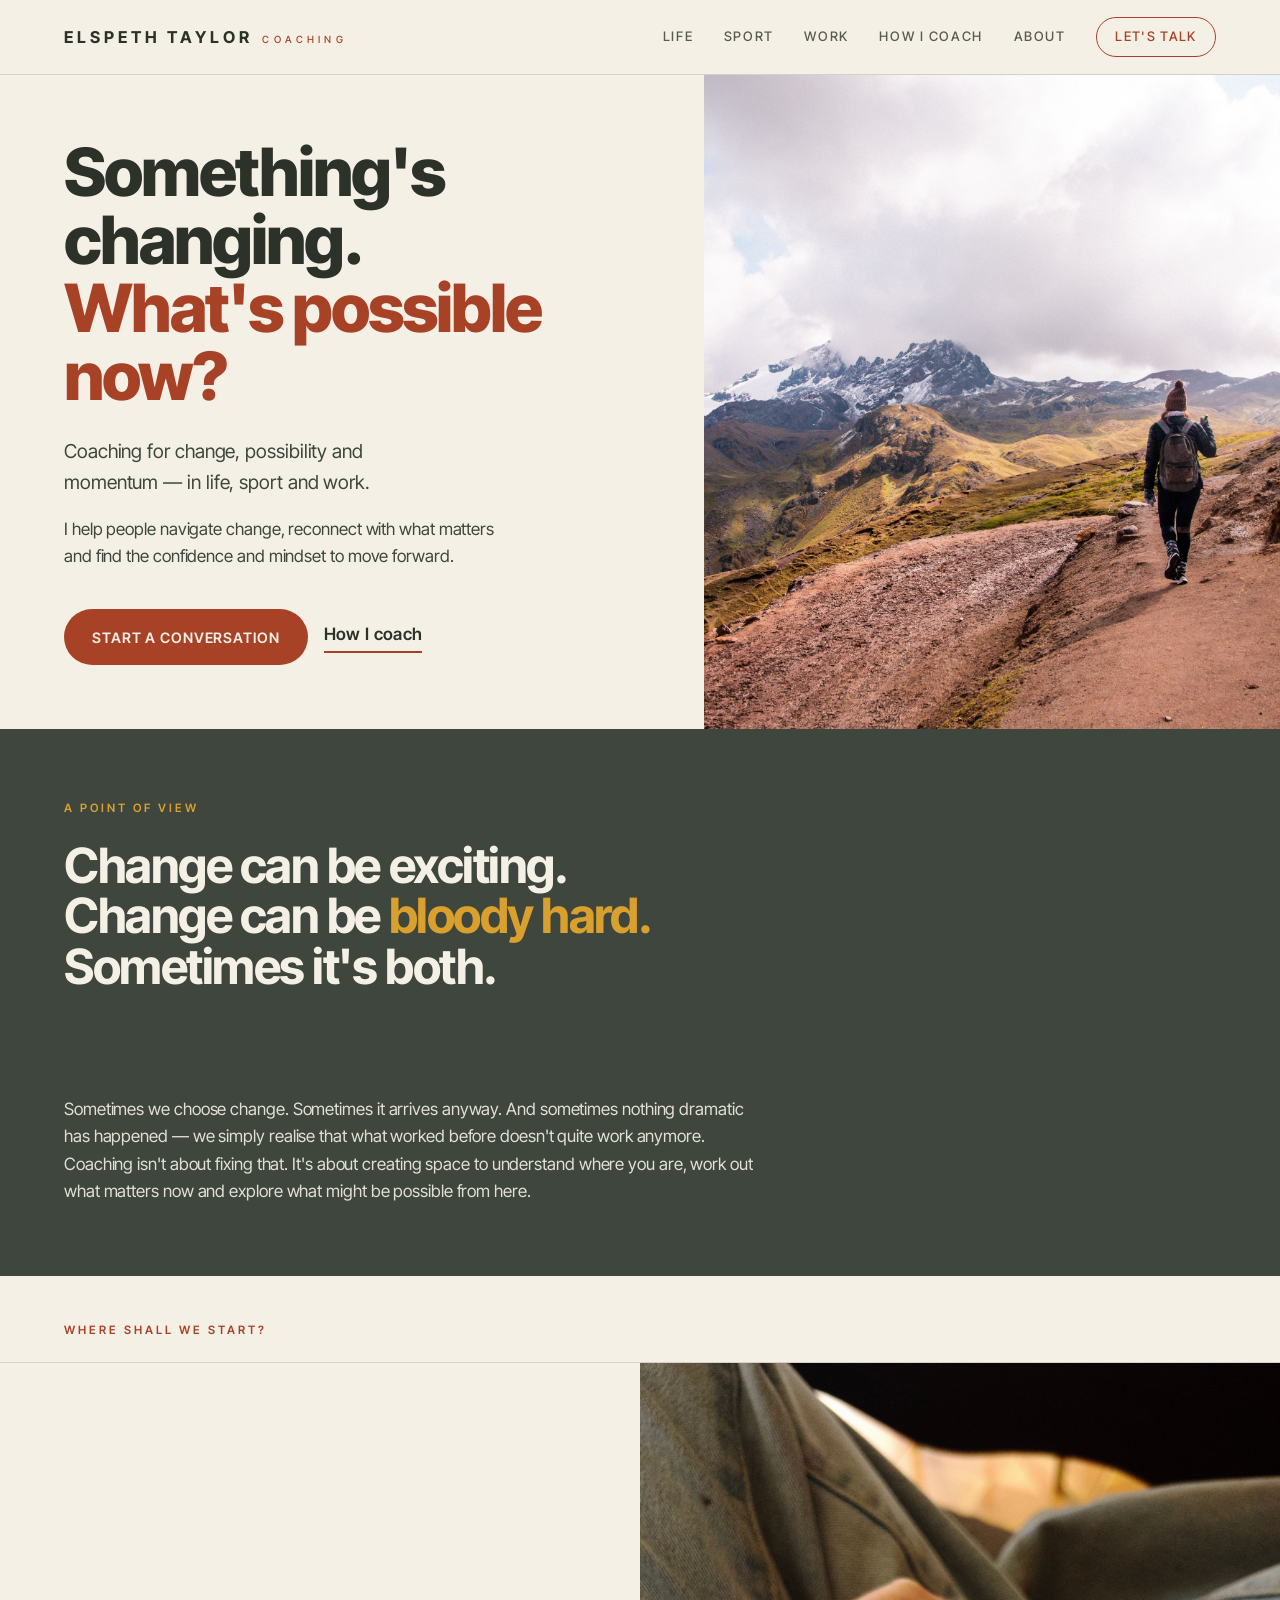
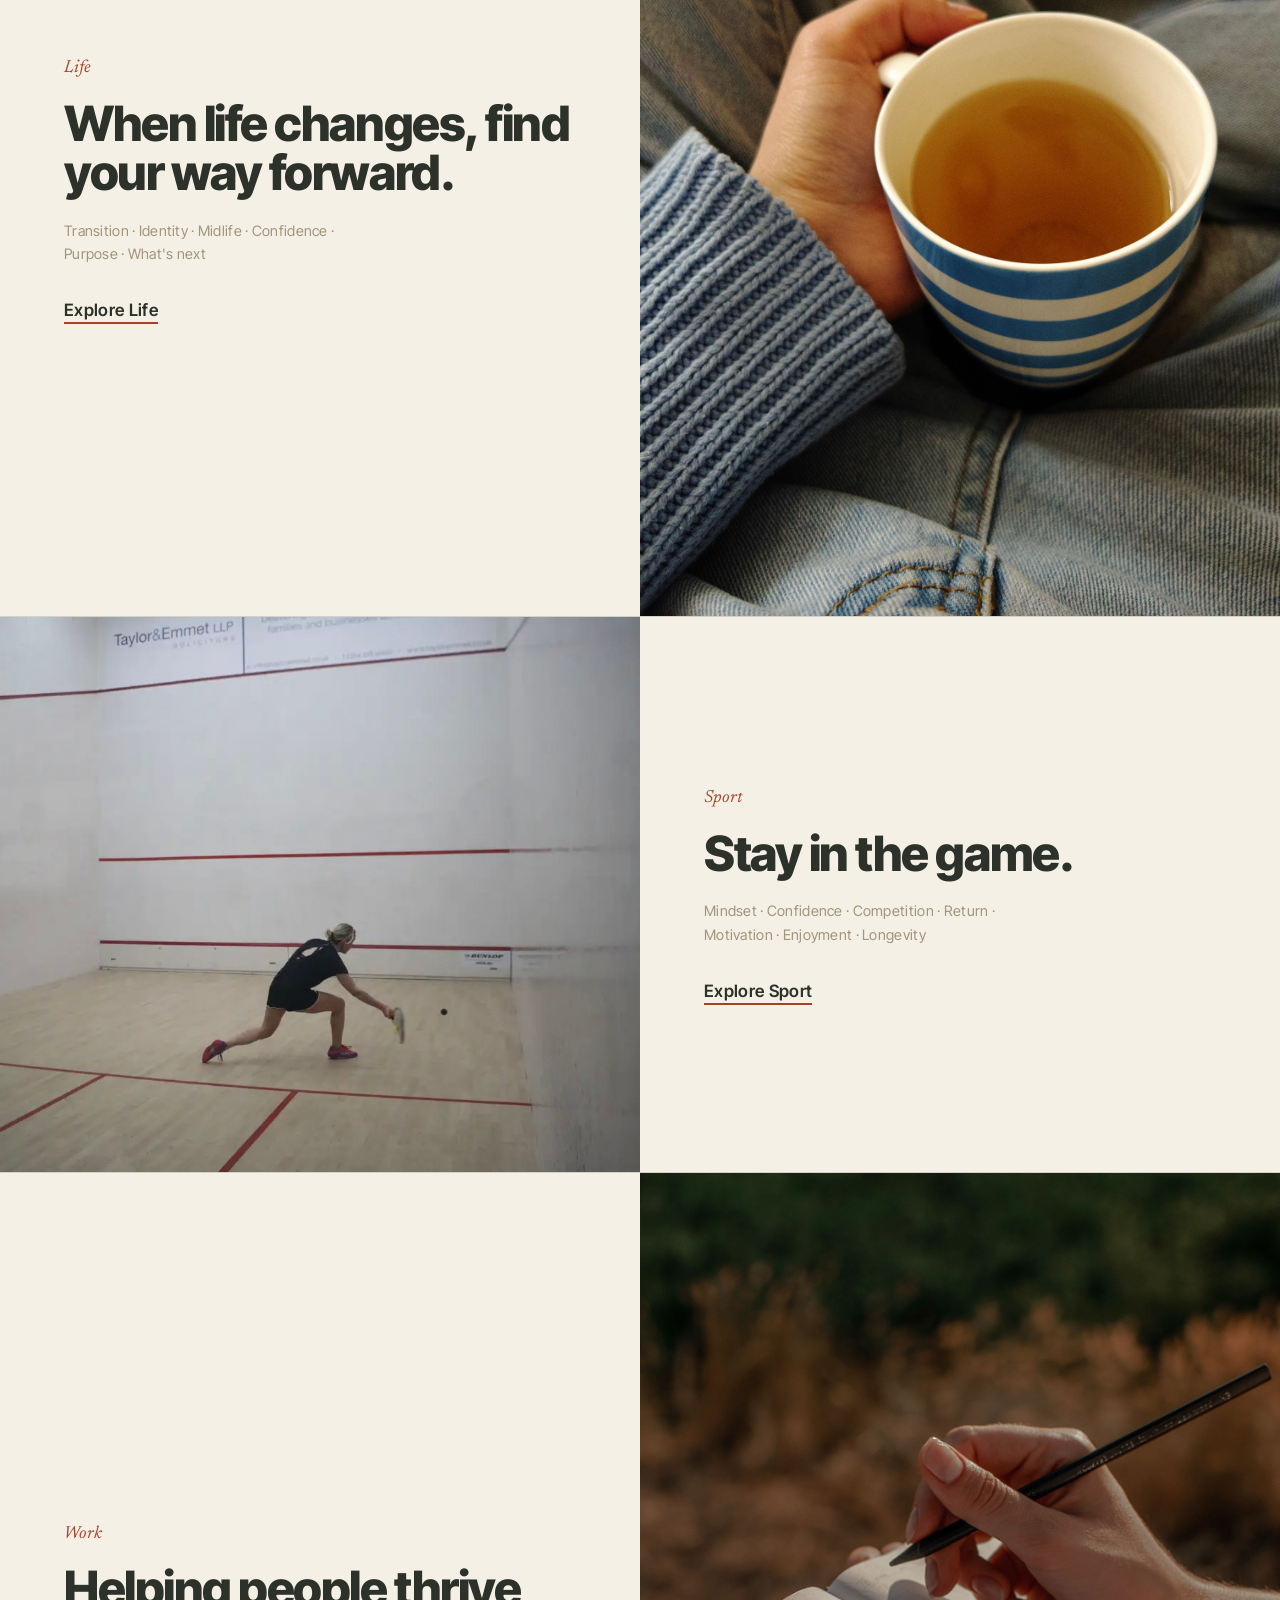
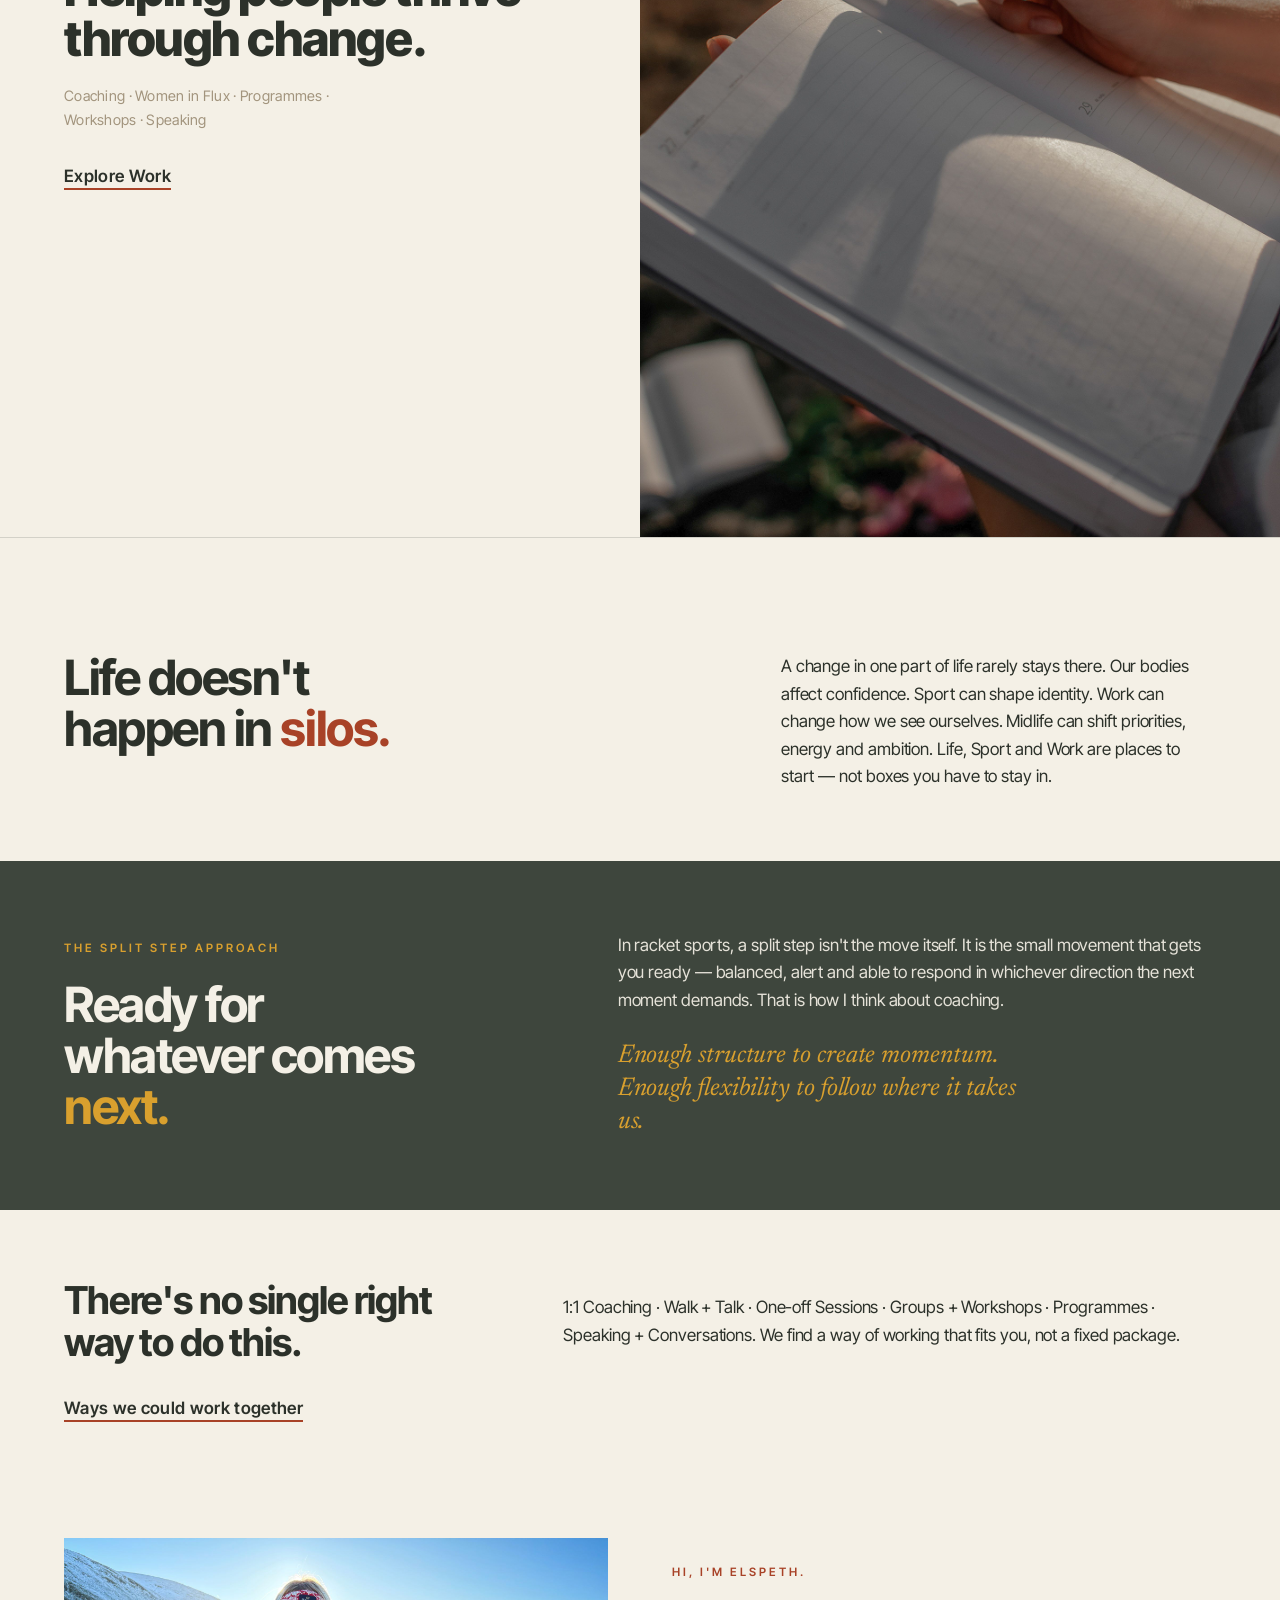
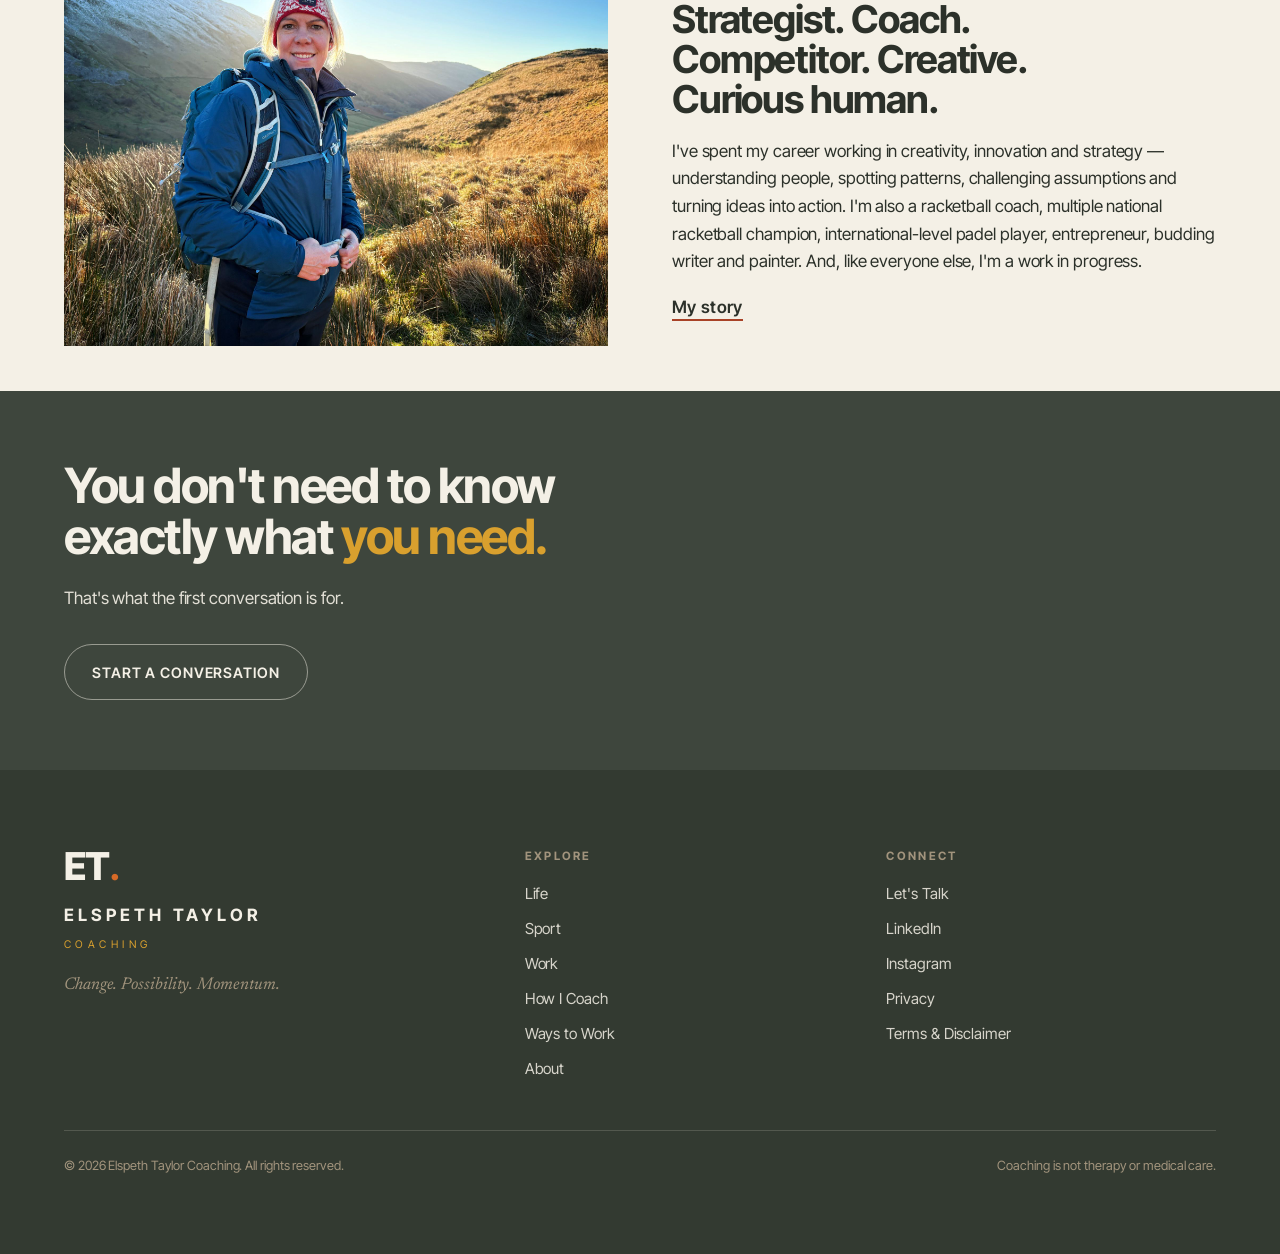
<file: index.html>
<!DOCTYPE html>
<html lang="en-GB">
<head>
<meta charset="UTF-8">
<meta name="viewport" content="width=device-width, initial-scale=1.0">
<title>Elspeth Taylor Coaching — Change. Possibility. Momentum.</title>
<meta name="description" content="Coaching for change, possibility and momentum — in life, sport and work. I help people navigate change, reconnect with what matters and find the confidence to move forward.">
<meta property="og:title" content="Elspeth Taylor Coaching">
<meta property="og:description" content="Coaching for change, possibility and momentum — in life, sport and work.">
<meta property="og:type" content="website">
<link rel="preconnect" href="https://fonts.googleapis.com">
<link rel="preconnect" href="https://fonts.gstatic.com" crossorigin>
<link href="https://fonts.googleapis.com/css2?family=Inter+Tight:ital,wght@0,400;0,500;0,600;0,700;0,800;1,400&family=Newsreader:ital,opsz,wght@1,6..72,400;0,6..72,500&display=swap" rel="stylesheet">
<link rel="stylesheet" href="styles.css">
</head>
<body>
<a href="#main" class="skip">Skip to content</a>
<header class="site">
  <div class="wrap bar">
    <a href="index.html" class="brand" aria-label="Elspeth Taylor Coaching — home">
      <span class="name">ELSPETH TAYLOR</span>
      <span class="desc">Coaching</span>
      <span class="et" aria-hidden="true">ET<b>.</b></span>
    </a>
    <button class="menu-btn" aria-expanded="false" aria-controls="mainnav">Menu</button>
    <nav class="main" id="mainnav" aria-label="Primary">
      <a href="life.html">Life</a>
      <a href="sport.html">Sport</a>
      <a href="work.html">Work</a>
      <a href="how-i-coach.html">How I Coach</a>
      <a href="about.html">About</a>
      <a href="lets-talk.html" class="talk">Let's Talk</a>
    </nav>
  </div>
</header>

<main id="main">

  <section class="hero">
    <div class="hero-copy">
      <h1 class="reveal">Something's<br>changing.<br><span class="p">What's possible<br>now?</span></h1>
      <p class="sub reveal">Coaching for change, possibility and momentum — in life, sport and work.</p>
      <p class="say reveal">I help people navigate change, reconnect with what matters and find the confidence and mindset to move forward.</p>
      <div class="cta-row reveal">
        <a href="lets-talk.html" class="btn btn-primary">Start a conversation</a>
        <a href="how-i-coach.html" class="textlink">How I coach</a>
      </div>
    </div>
    <img class="hero-art" src="images/hero-ridge-walk.jpg" alt="A woman walking a mountain ridge at golden hour, looking out over a valley" width="1600" height="1200" loading="eager" decoding="async">
  </section>

  <section class="block band">
    <div class="wrap">
      <p class="eyebrow reveal">A point of view</p>
      <h2 class="statement reveal">Change can be exciting.<br>Change can be <span class="c">bloody hard.</span><br>Sometimes it's both.</h2>
      <hr class="rule" style="max-width:420px">
      <div class="measure-wide reveal">
        <p style="color:var(--ivory);opacity:.9">Sometimes we choose change. Sometimes it arrives anyway. And sometimes nothing dramatic has happened — we simply realise that what worked before doesn't quite work anymore. Coaching isn't about fixing that. It's about creating space to understand where you are, work out what matters now and explore what might be possible from here.</p>
      </div>
    </div>
  </section>

  <section class="block tight">
    <div class="wrap"><p class="eyebrow reveal">Where shall we start?</p></div>
    <div class="reveal">
      <div class="door">
        <div class="txt">
          <div class="num">Life</div>
          <h3>When life changes, find your way forward.</h3>
          <p class="tags">Transition · Identity · Midlife · Confidence · Purpose · What's next</p>
          <div><a href="life.html" class="textlink">Explore Life</a></div>
        </div>
        <img class="art" src="images/home-reflection-mug.jpg" alt="A quiet reflective moment — hands around a warm mug on a wooden table by a window" width="1000" height="1100" loading="lazy" decoding="async">
      </div>
      <div class="door">
        <div class="txt">
          <div class="num">Sport</div>
          <h3>Stay in the game.</h3>
          <p class="tags">Mindset · Confidence · Competition · Return · Motivation · Enjoyment · Longevity</p>
          <div><a href="sport.html" class="textlink">Explore Sport</a></div>
        </div>
        <img class="art" src="images/home-racket-movement.jpg" alt="A padel or racketball player mid-movement on court, focused and balanced" width="1000" height="1100" loading="lazy" decoding="async">
      </div>
      <div class="door">
        <div class="txt">
          <div class="num">Work</div>
          <h3>Helping people thrive through change.</h3>
          <p class="tags">Coaching · Women in Flux · Programmes · Workshops · Speaking</p>
          <div><a href="work.html" class="textlink">Explore Work</a></div>
        </div>
        <img class="art" src="images/home-notebook-ideas.jpg" alt="An open notebook and pen beside a window with natural light — thinking in progress" width="1000" height="1100" loading="lazy" decoding="async">
      </div>
    </div>
  </section>

  <section class="block">
    <div class="wrap grid-2 lean-r">
      <h2 class="statement reveal" style="color:var(--ink)">Life doesn't<br>happen in <span class="c">silos.</span></h2>
      <div class="reveal measure-wide" style="align-self:center">
        <p>A change in one part of life rarely stays there. Our bodies affect confidence. Sport can shape identity. Work can change how we see ourselves. Midlife can shift priorities, energy and ambition. Life, Sport and Work are places to start — not boxes you have to stay in.</p>
      </div>
    </div>
  </section>

  <section class="block band">
    <div class="wrap split-wrap">
      <div class="reveal">
        <p class="eyebrow">The Split Step approach</p>
        <h2 class="statement">Ready for<br>whatever comes<br><span class="c">next.</span></h2>
      </div>
      <div class="reveal measure-wide">
        <p style="color:var(--ivory);opacity:.92">In racket sports, a split step isn't the move itself. It is the small movement that gets you ready — balanced, alert and able to respond in whichever direction the next moment demands. That is how I think about coaching.</p>
        <p class="aside" style="color:var(--ochre);margin-top:1.6rem;max-width:30ch">Enough structure to create momentum. Enough flexibility to follow where it takes us.</p>
      </div>
    </div>
  </section>

  <section class="block">
    <div class="wrap">
      <div class="grid-2 lean reveal" style="align-items:end">
        <h2 class="pull">There's no single right way to do this.</h2>
        <p class="measure-wide" style="align-self:center">1:1 Coaching · Walk + Talk · One-off Sessions · Groups + Workshops · Programmes · Speaking + Conversations. We find a way of working that fits you, not a fixed package.</p>
      </div>
      <div class="reveal" style="margin-top:2rem"><a href="ways-to-work.html" class="textlink">Ways we could work together</a></div>
    </div>
  </section>

  <section class="block tight">
    <div class="wrap grid-2 reveal">
      <img class="art" src="images/home-elspeth-outdoors.jpg" alt="Elspeth outdoors with a dog, walking, natural and unposed" width="1200" height="900" loading="lazy" decoding="async" style="min-height:340px">
      <div class="stack" style="align-self:center">
        <p class="eyebrow" style="margin-bottom:.6rem">Hi, I'm Elspeth.</p>
        <h2 class="statement" style="color:var(--ink);font-size:var(--fs-h2)">Strategist. Coach.<br>Competitor. Creative.<br>Curious human.</h2>
        <p>I've spent my career working in creativity, innovation and strategy — understanding people, spotting patterns, challenging assumptions and turning ideas into action. I'm also a racketball coach, multiple national racketball champion, international-level padel player, entrepreneur, budding writer and painter. And, like everyone else, I'm a work in progress.</p>
        <div><a href="about.html" class="textlink">My story</a></div>
      </div>
    </div>
  </section>

  <section class="block band">
    <div class="wrap">
      <h2 class="statement reveal">You don't need to know<br>exactly what <span class="c">you need.</span></h2>
      <p class="reveal" style="color:var(--ivory);opacity:.9;margin-top:1.4rem;max-width:48ch">That's what the first conversation is for.</p>
      <div class="reveal" style="margin-top:2rem"><a href="lets-talk.html" class="btn btn-light">Start a conversation</a></div>
    </div>
  </section>

</main>

<footer class="site">
  <div class="wrap">
    <div class="top">
      <div>
        <div class="et-mark" aria-hidden="true">ET<b>.</b></div>
        <div class="name">ELSPETH TAYLOR</div>
        <div class="desc">Coaching</div>
        <div class="sig">Change. Possibility. Momentum.</div>
      </div>
      <div>
        <h5>Explore</h5>
        <div class="fnav">
          <a href="life.html">Life</a>
          <a href="sport.html">Sport</a>
          <a href="work.html">Work</a>
          <a href="how-i-coach.html">How I Coach</a>
          <a href="ways-to-work.html">Ways to Work</a>
          <a href="about.html">About</a>
        </div>
      </div>
      <div>
        <h5>Connect</h5>
        <div class="fnav">
          <a href="lets-talk.html">Let's Talk</a>
          <a href="#" aria-label="LinkedIn (add link)">LinkedIn</a>
          <a href="#" aria-label="Instagram (add link)">Instagram</a>
          <a href="privacy.html">Privacy</a>
          <a href="terms.html">Terms &amp; Disclaimer</a>
        </div>
      </div>
    </div>
    <div class="legal">
      <span>© <span id="yr"></span> Elspeth Taylor Coaching. All rights reserved.</span>
      <span>Coaching is not therapy or medical care.</span>
    </div>
  </div>
</footer>
<script src="script.js"></script>
</body>
</html>
</file>
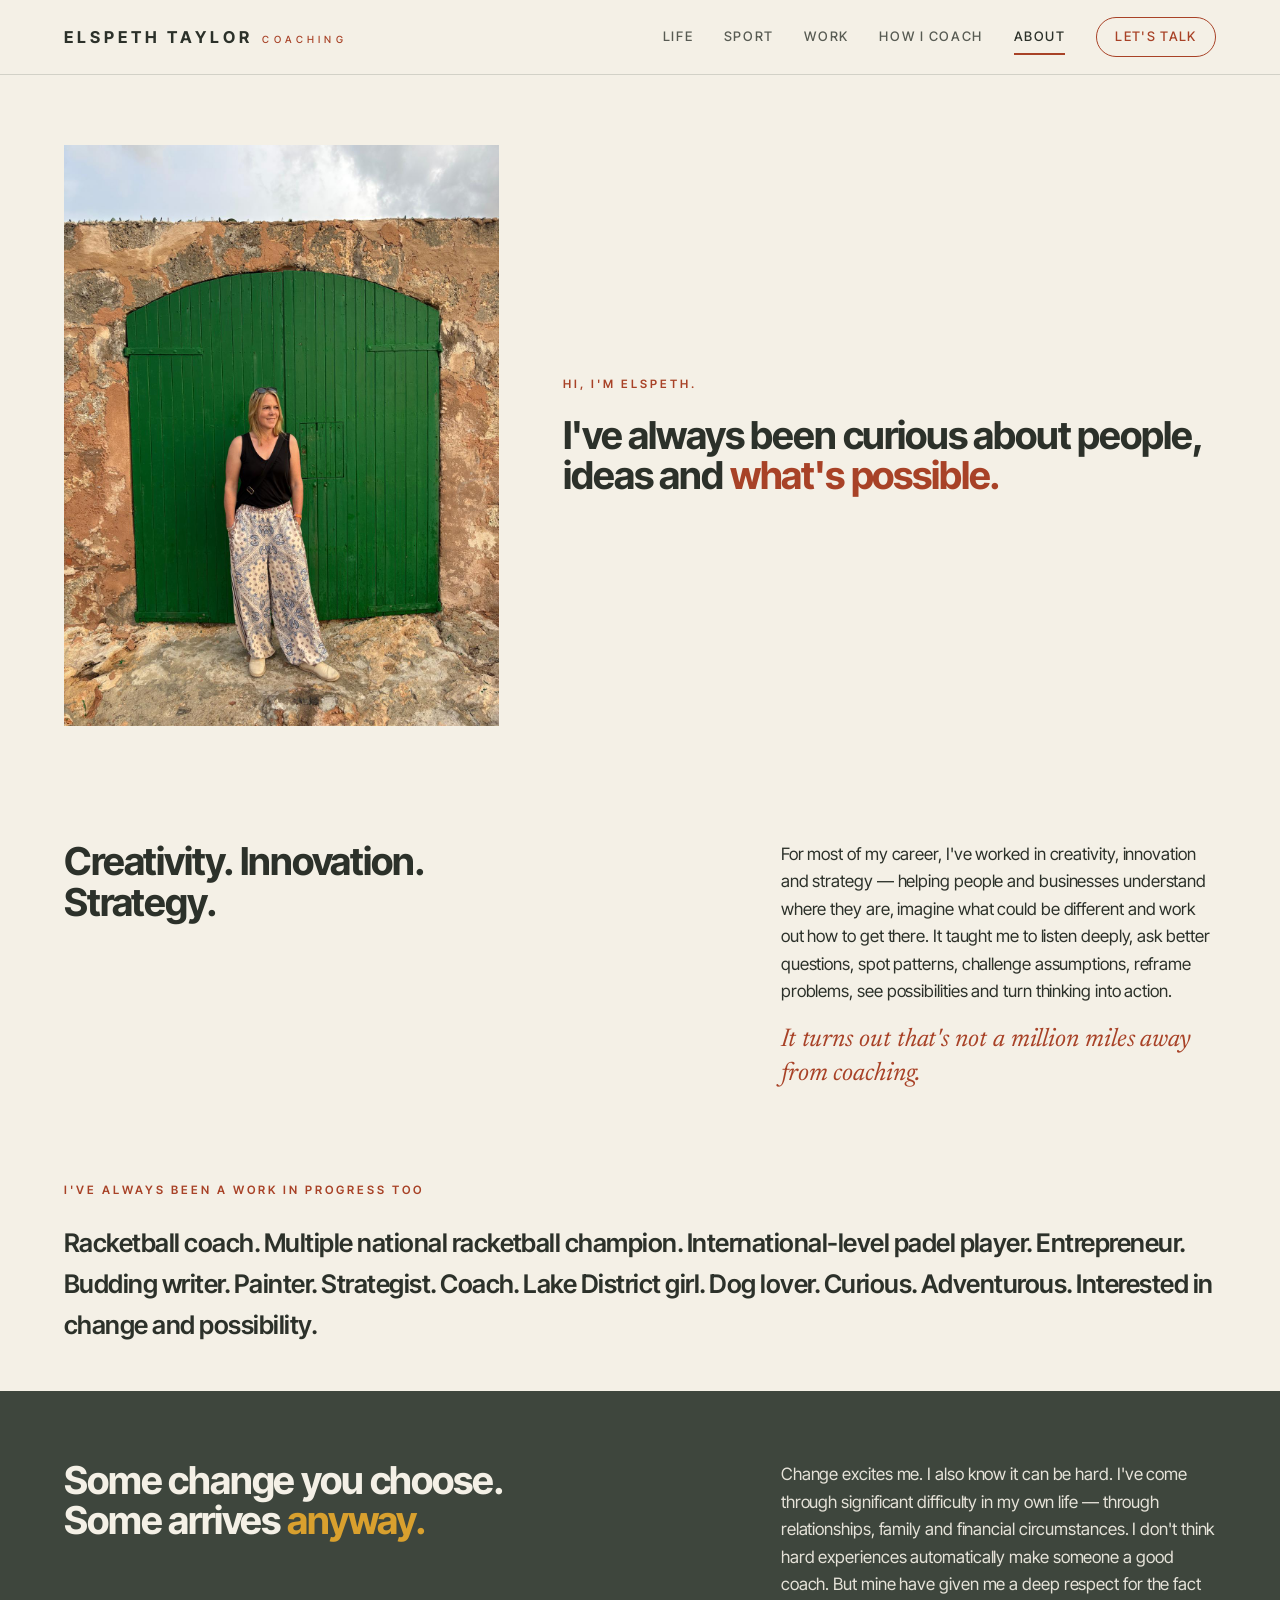
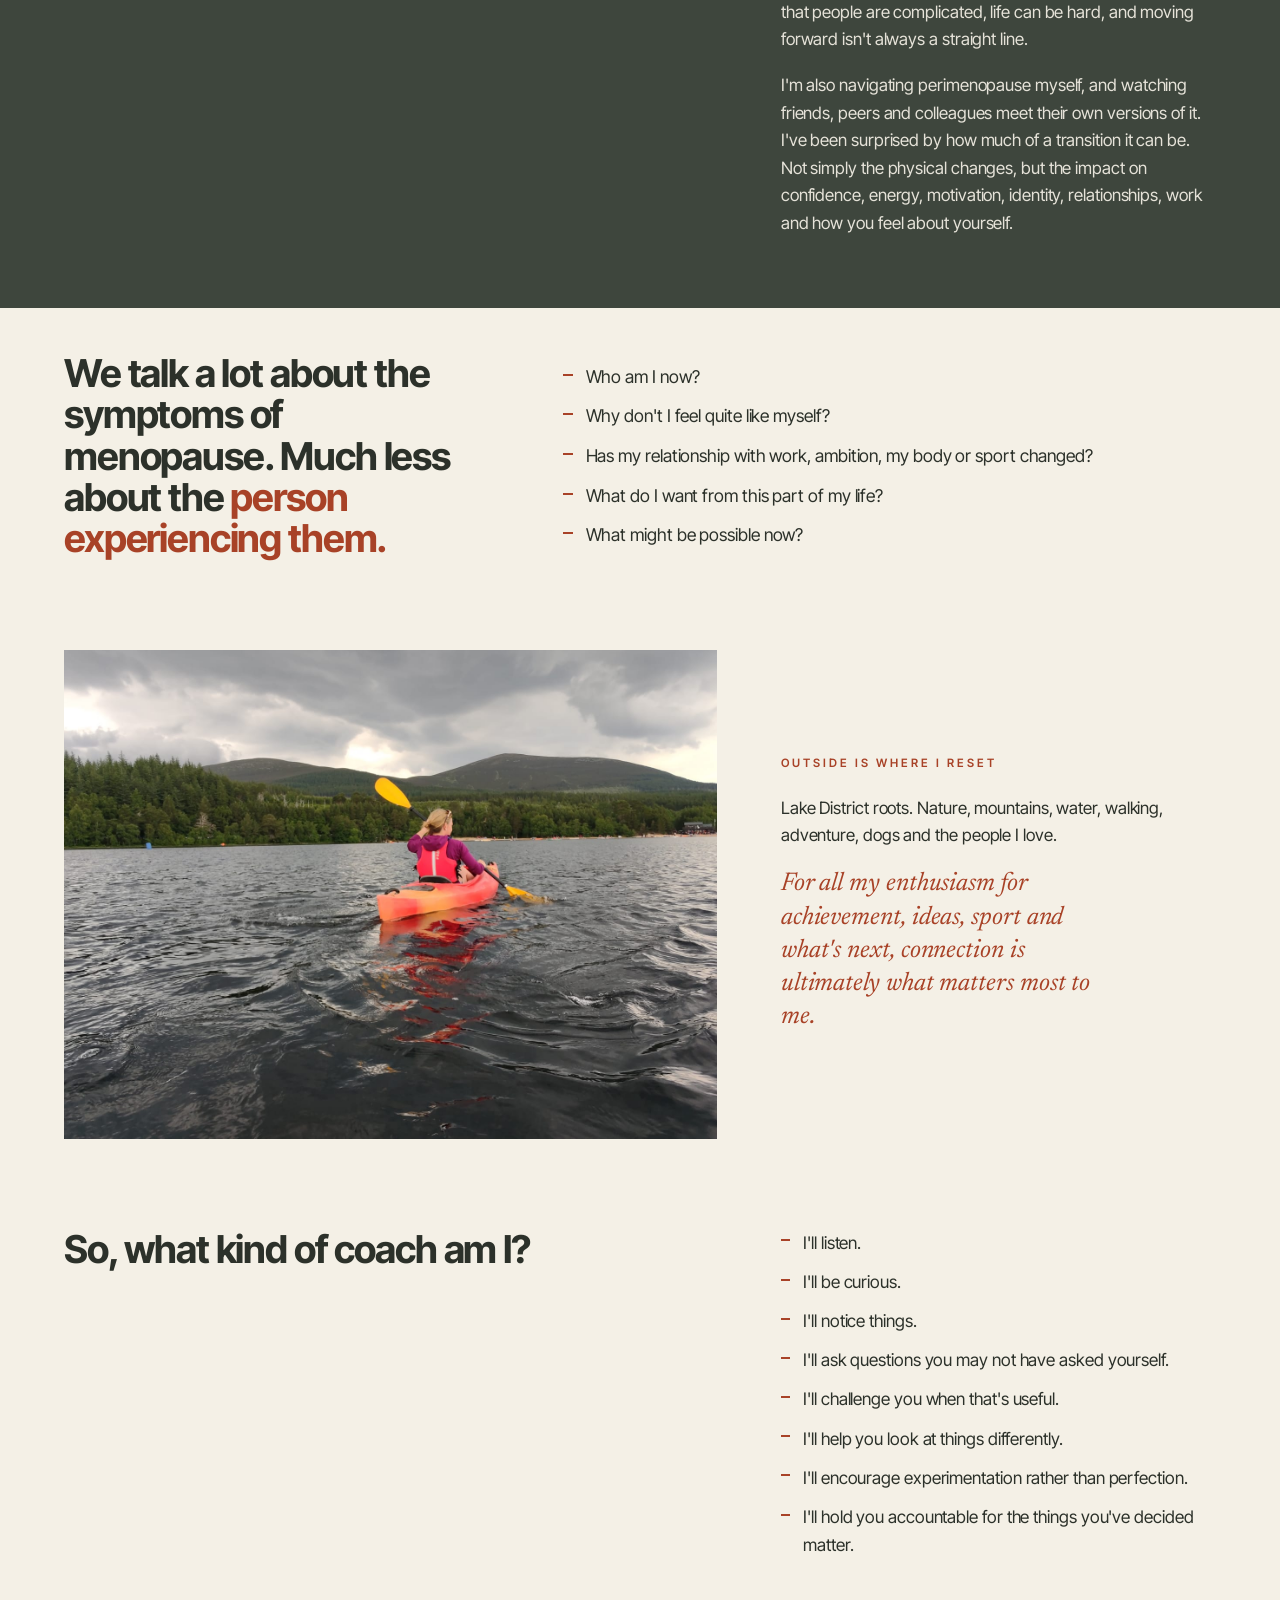
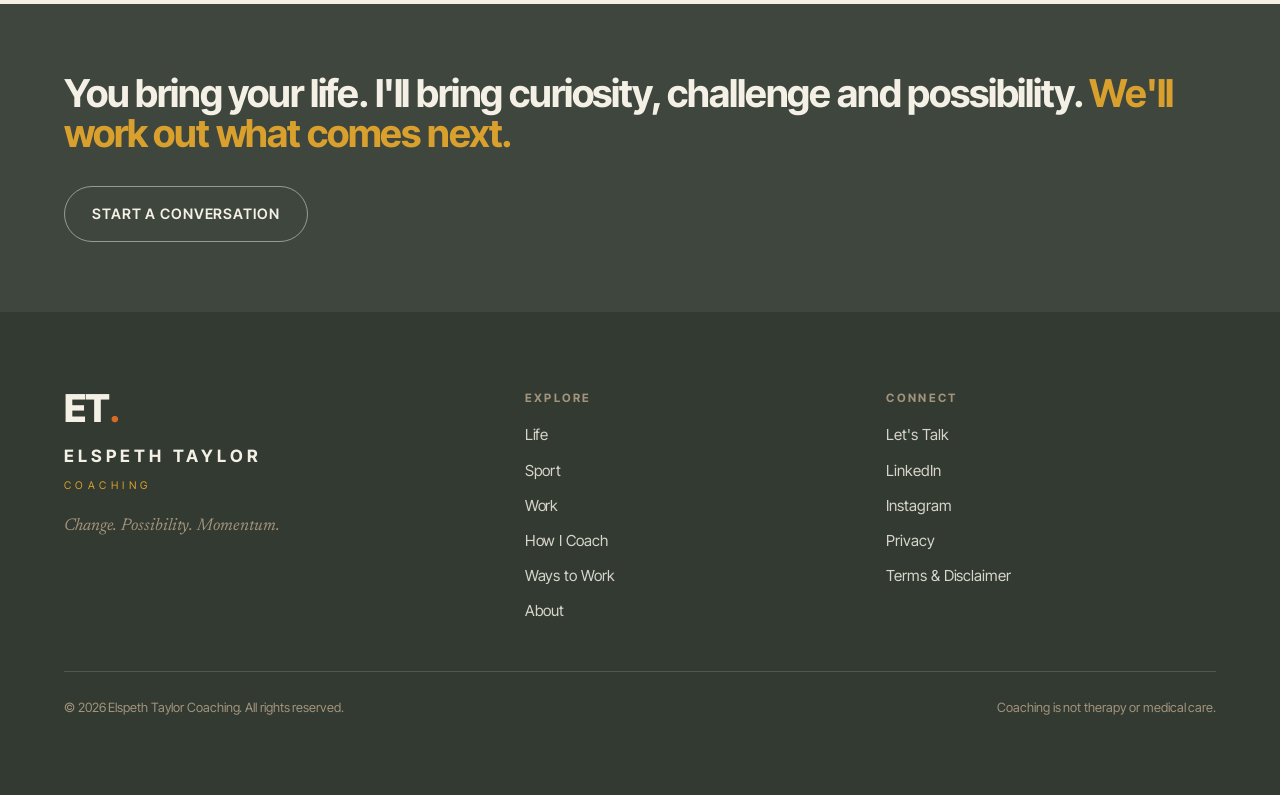
<file: about.html>
<!DOCTYPE html>
<html lang="en-GB">
<head>
<meta charset="UTF-8">
<meta name="viewport" content="width=device-width, initial-scale=1.0">
<title>About Elspeth — Elspeth Taylor Coaching</title>
<meta name="description" content="Strategist, coach, competitor, creative, curious human. Elspeth Taylor on creativity and strategy, sport, midlife, perimenopause, the Lake District and what's possible now.">
<meta property="og:title" content="About — Elspeth Taylor Coaching">
<meta property="og:description" content="Hi, I'm Elspeth. I've always been curious about people, ideas and what's possible.">
<meta property="og:type" content="website">
<link rel="preconnect" href="https://fonts.googleapis.com">
<link rel="preconnect" href="https://fonts.gstatic.com" crossorigin>
<link href="https://fonts.googleapis.com/css2?family=Inter+Tight:ital,wght@0,400;0,500;0,600;0,700;0,800;1,400&family=Newsreader:ital,opsz,wght@1,6..72,400;0,6..72,500&display=swap" rel="stylesheet">
<link rel="stylesheet" href="styles.css">
</head>
<body>
<a href="#main" class="skip">Skip to content</a>
<header class="site">
  <div class="wrap bar">
    <a href="index.html" class="brand" aria-label="Elspeth Taylor Coaching — home">
      <span class="name">ELSPETH TAYLOR</span><span class="desc">Coaching</span><span class="et" aria-hidden="true">ET<b>.</b></span>
    </a>
    <button class="menu-btn" aria-expanded="false" aria-controls="mainnav">Menu</button>
    <nav class="main" id="mainnav" aria-label="Primary">
      <a href="life.html">Life</a><a href="sport.html">Sport</a><a href="work.html">Work</a><a href="how-i-coach.html">How I Coach</a><a href="about.html">About</a><a href="lets-talk.html" class="talk">Let's Talk</a>
    </nav>
  </div>
</header>

<main id="main">
  <section class="block">
    <div class="wrap grid-2 lean">
      <img class="art reveal" src="images/about-elspeth-portrait.jpg" alt="Natural portrait of Elspeth outdoors, warm and unposed" width="1200" height="1400" loading="eager" decoding="async" style="min-height:400px">
      <div class="stack reveal" style="align-self:center">
        <p class="eyebrow" style="color:var(--copper)">Hi, I'm Elspeth.</p>
        <h1 class="statement" style="color:var(--ink);font-size:var(--fs-h2)">I've always been curious about people, ideas and <span class="c">what's possible.</span></h1>
      </div>
    </div>
  </section>

  <section class="block tight">
    <div class="wrap grid-2 lean-r">
      <h2 class="pull reveal">Creativity. Innovation. Strategy.</h2>
      <div class="stack reveal measure-wide" style="align-self:center">
        <p>For most of my career, I've worked in creativity, innovation and strategy — helping people and businesses understand where they are, imagine what could be different and work out how to get there. It taught me to listen deeply, ask better questions, spot patterns, challenge assumptions, reframe problems, see possibilities and turn thinking into action.</p>
        <p class="aside" style="color:var(--copper)">It turns out that's not a million miles away from coaching.</p>
      </div>
    </div>
  </section>

  <section class="block tight">
    <div class="wrap">
      <p class="eyebrow reveal">I've always been a work in progress too</p>
      <p class="reveal" style="font-size:var(--fs-h3);font-weight:600;max-width:none;letter-spacing:-.02em">Racketball coach. Multiple national racketball champion. International-level padel player. Entrepreneur. Budding writer. Painter. Strategist. Coach. Lake District girl. Dog lover. Curious. Adventurous. Interested in change and possibility.</p>
    </div>
  </section>

  <section class="block band">
    <div class="wrap grid-2 lean-r">
      <h2 class="statement reveal" style="font-size:var(--fs-h2)">Some change you choose.<br>Some arrives <span class="c">anyway.</span></h2>
      <div class="stack reveal measure-wide" style="align-self:center">
        <p style="color:var(--ivory);opacity:.92">Change excites me. I also know it can be hard. I've come through significant difficulty in my own life — through relationships, family and financial circumstances. I don't think hard experiences automatically make someone a good coach. But mine have given me a deep respect for the fact that people are complicated, life can be hard, and moving forward isn't always a straight line.</p>
        <p style="color:var(--ivory);opacity:.92">I'm also navigating perimenopause myself, and watching friends, peers and colleagues meet their own versions of it. I've been surprised by how much of a transition it can be. Not simply the physical changes, but the impact on confidence, energy, motivation, identity, relationships, work and how you feel about yourself.</p>
      </div>
    </div>
  </section>

  <section class="block tight">
    <div class="wrap grid-2 lean">
      <h2 class="pull reveal">We talk a lot about the symptoms of menopause. Much less about the <span class="c">person experiencing them.</span></h2>
      <div class="reveal" style="align-self:center">
        <ul class="clean" style="font-size:1.1rem">
          <li>Who am I now?</li>
          <li>Why don't I feel quite like myself?</li>
          <li>Has my relationship with work, ambition, my body or sport changed?</li>
          <li>What do I want from this part of my life?</li>
          <li>What might be possible now?</li>
        </ul>
      </div>
    </div>
  </section>

  <section class="block tight">
    <div class="wrap grid-2 lean-r">
      <img class="art reveal" src="images/about-lakes-reset.jpg" alt="Lake District fells and water, wide and open, a place to reset" width="1400" height="1000" loading="lazy" decoding="async" style="min-height:300px">
      <div class="stack reveal" style="align-self:center">
        <p class="eyebrow" style="color:var(--copper)">Outside is where I reset</p>
        <p>Lake District roots. Nature, mountains, water, walking, adventure, dogs and the people I love.</p>
        <p class="aside" style="color:var(--copper)">For all my enthusiasm for achievement, ideas, sport and what's next, connection is ultimately what matters most to me.</p>
      </div>
    </div>
  </section>

  <section class="block tight">
    <div class="wrap grid-2 lean-r">
      <h2 class="pull reveal">So, what kind of coach am I?</h2>
      <div class="reveal" style="align-self:center">
        <ul class="clean" style="font-size:1.08rem">
          <li>I'll listen.</li>
          <li>I'll be curious.</li>
          <li>I'll notice things.</li>
          <li>I'll ask questions you may not have asked yourself.</li>
          <li>I'll challenge you when that's useful.</li>
          <li>I'll help you look at things differently.</li>
          <li>I'll encourage experimentation rather than perfection.</li>
          <li>I'll hold you accountable for the things you've decided matter.</li>
        </ul>
      </div>
    </div>
  </section>

  <section class="block band">
    <div class="wrap">
      <h2 class="statement reveal" style="font-size:var(--fs-h2)">You bring your life. I'll bring curiosity, challenge and possibility. <span class="c">We'll work out what comes next.</span></h2>
      <div class="reveal" style="margin-top:2rem"><a href="lets-talk.html" class="btn btn-light">Start a conversation</a></div>
    </div>
  </section>
</main>

<footer class="site">
  <div class="wrap">
    <div class="top">
      <div><div class="et-mark" aria-hidden="true">ET<b>.</b></div><div class="name">ELSPETH TAYLOR</div><div class="desc">Coaching</div><div class="sig">Change. Possibility. Momentum.</div></div>
      <div><h5>Explore</h5><div class="fnav"><a href="life.html">Life</a><a href="sport.html">Sport</a><a href="work.html">Work</a><a href="how-i-coach.html">How I Coach</a><a href="ways-to-work.html">Ways to Work</a><a href="about.html">About</a></div></div>
      <div><h5>Connect</h5><div class="fnav"><a href="lets-talk.html">Let's Talk</a><a href="#" aria-label="LinkedIn (add link)">LinkedIn</a><a href="#" aria-label="Instagram (add link)">Instagram</a><a href="privacy.html">Privacy</a><a href="terms.html">Terms &amp; Disclaimer</a></div></div>
    </div>
    <div class="legal"><span>© <span id="yr"></span> Elspeth Taylor Coaching. All rights reserved.</span><span>Coaching is not therapy or medical care.</span></div>
  </div>
</footer>
<script src="script.js"></script>
</body>
</html>
</file>
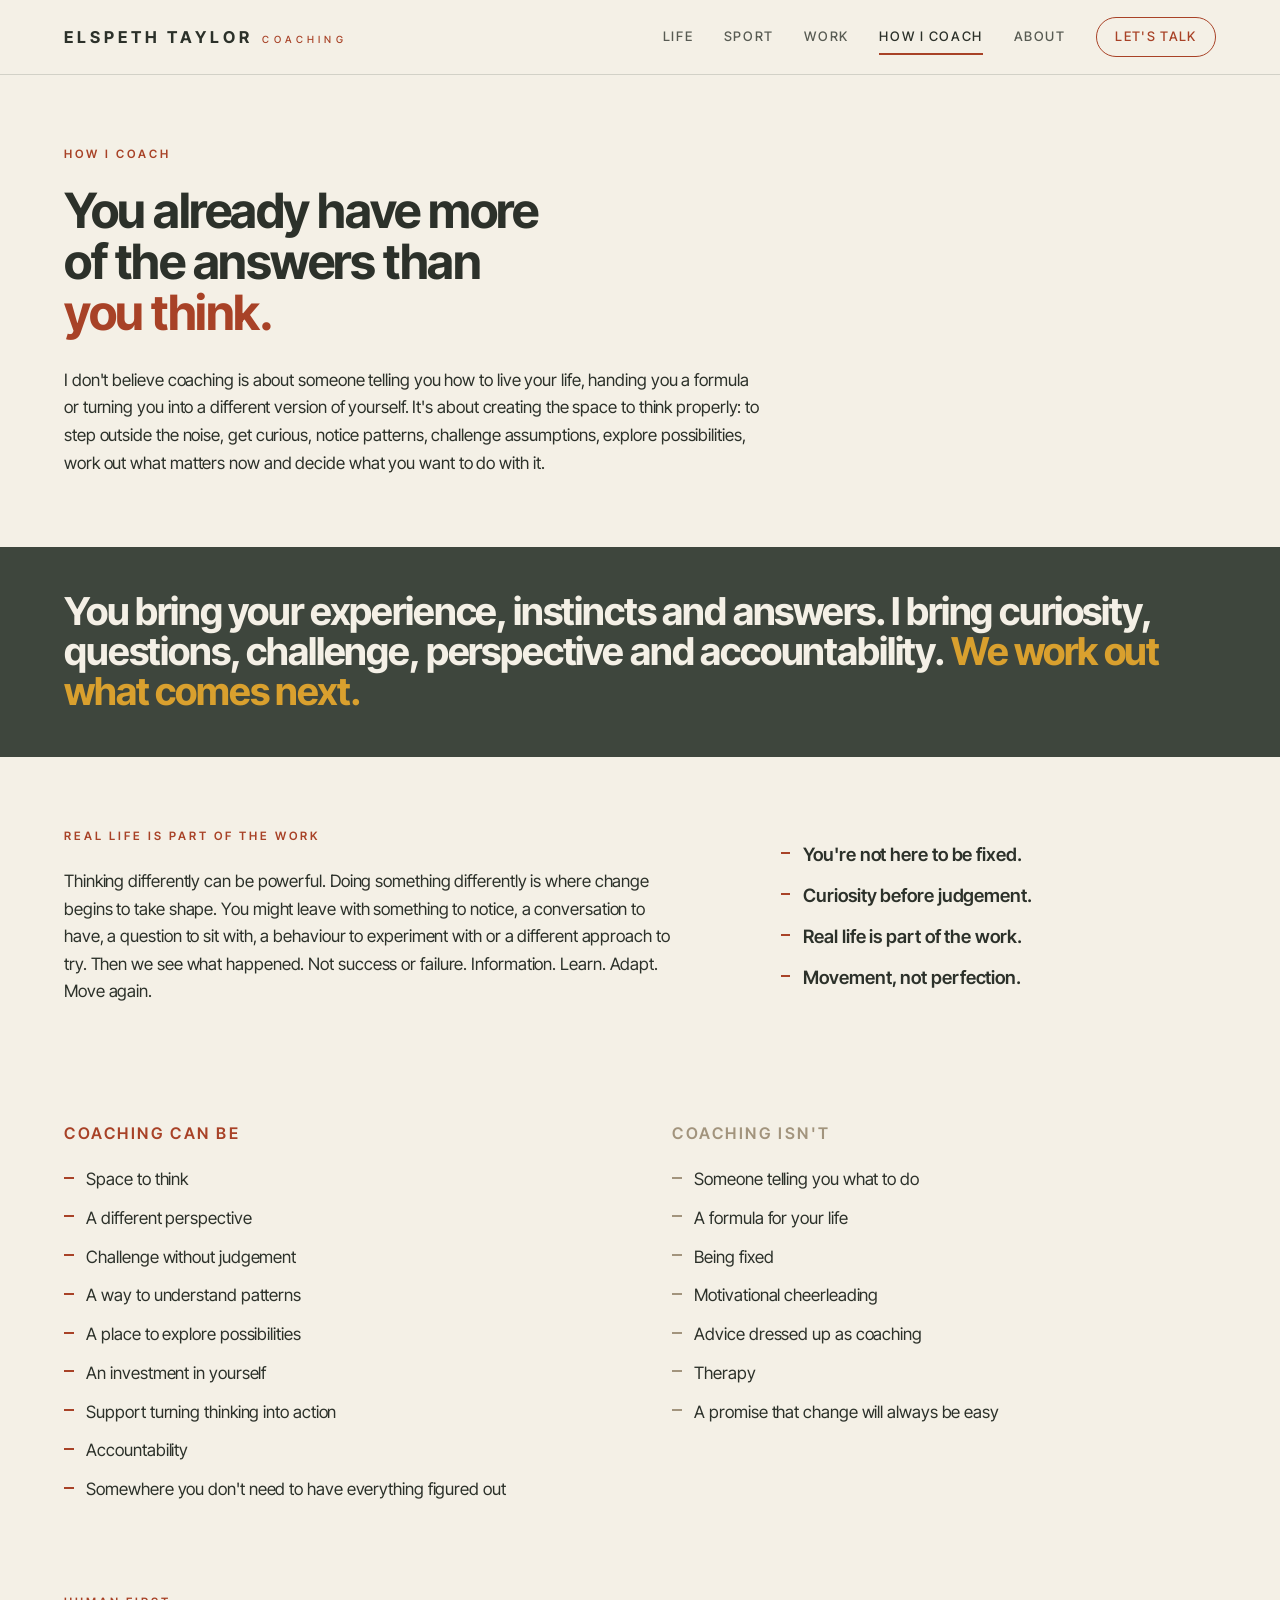
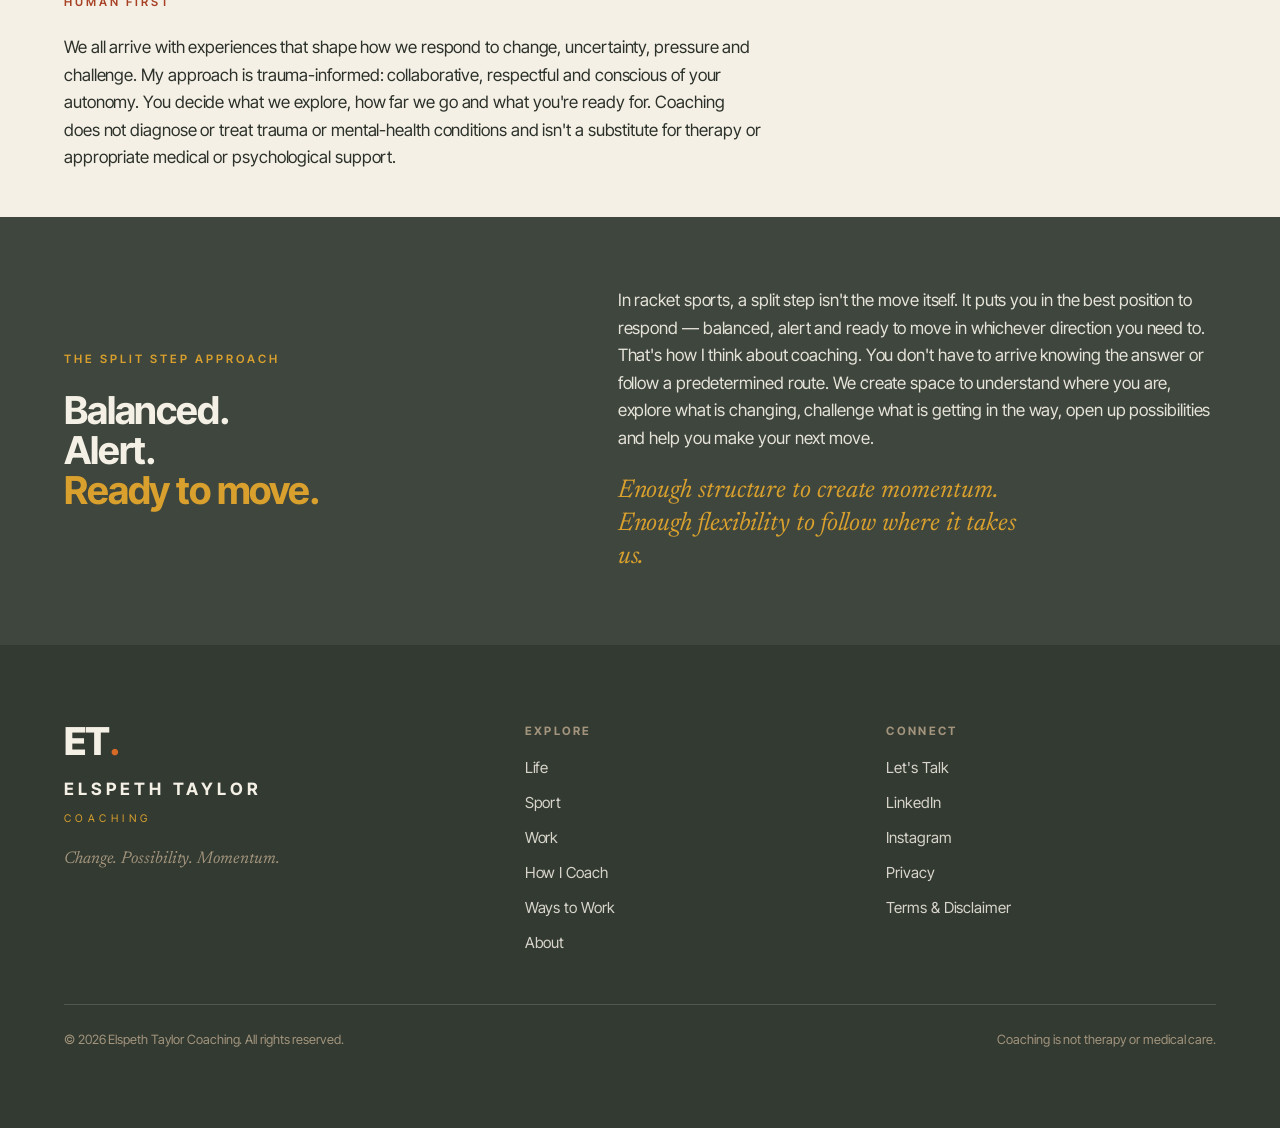
<file: how-i-coach.html>
<!DOCTYPE html>
<html lang="en-GB">
<head>
<meta charset="UTF-8">
<meta name="viewport" content="width=device-width, initial-scale=1.0">
<title>How I Coach — Elspeth Taylor Coaching</title>
<meta name="description" content="Space to think, curiosity, challenge and accountability. A trauma-informed approach and the Split Step way of coaching: enough structure to create momentum, enough flexibility to follow where it takes us.">
<meta property="og:title" content="How I Coach — Elspeth Taylor Coaching">
<meta property="og:description" content="You already have more of the answers than you think.">
<meta property="og:type" content="website">
<link rel="preconnect" href="https://fonts.googleapis.com">
<link rel="preconnect" href="https://fonts.gstatic.com" crossorigin>
<link href="https://fonts.googleapis.com/css2?family=Inter+Tight:ital,wght@0,400;0,500;0,600;0,700;0,800;1,400&family=Newsreader:ital,opsz,wght@1,6..72,400;0,6..72,500&display=swap" rel="stylesheet">
<link rel="stylesheet" href="styles.css">
</head>
<body>
<a href="#main" class="skip">Skip to content</a>
<header class="site">
  <div class="wrap bar">
    <a href="index.html" class="brand" aria-label="Elspeth Taylor Coaching — home">
      <span class="name">ELSPETH TAYLOR</span><span class="desc">Coaching</span><span class="et" aria-hidden="true">ET<b>.</b></span>
    </a>
    <button class="menu-btn" aria-expanded="false" aria-controls="mainnav">Menu</button>
    <nav class="main" id="mainnav" aria-label="Primary">
      <a href="life.html">Life</a><a href="sport.html">Sport</a><a href="work.html">Work</a><a href="how-i-coach.html">How I Coach</a><a href="about.html">About</a><a href="lets-talk.html" class="talk">Let's Talk</a>
    </nav>
  </div>
</header>

<main id="main">
  <section class="block">
    <div class="wrap">
      <p class="eyebrow reveal">How I coach</p>
      <h1 class="statement reveal" style="color:var(--ink);font-size:var(--fs-display)">You already have more<br>of the answers than<br><span class="c">you think.</span></h1>
      <div class="measure-wide reveal" style="margin-top:1.8rem">
        <p>I don't believe coaching is about someone telling you how to live your life, handing you a formula or turning you into a different version of yourself. It's about creating the space to think properly: to step outside the noise, get curious, notice patterns, challenge assumptions, explore possibilities, work out what matters now and decide what you want to do with it.</p>
      </div>
    </div>
  </section>

  <section class="block tight band">
    <div class="wrap">
      <h2 class="statement reveal" style="font-size:var(--fs-h2)">You bring your experience, instincts and answers. I bring curiosity, questions, challenge, perspective and accountability. <span class="c">We work out what comes next.</span></h2>
    </div>
  </section>

  <section class="block">
    <div class="wrap grid-2 lean-r">
      <div class="stack reveal">
        <p class="eyebrow" style="color:var(--copper)">Real life is part of the work</p>
        <p>Thinking differently can be powerful. Doing something differently is where change begins to take shape. You might leave with something to notice, a conversation to have, a question to sit with, a behaviour to experiment with or a different approach to try. Then we see what happened. Not success or failure. Information. Learn. Adapt. Move again.</p>
      </div>
      <div class="reveal" style="align-self:center">
        <ul class="clean" style="font-size:1.15rem;font-weight:600">
          <li>You're not here to be fixed.</li>
          <li>Curiosity before judgement.</li>
          <li>Real life is part of the work.</li>
          <li>Movement, not perfection.</li>
        </ul>
      </div>
    </div>
  </section>

  <section class="block tight">
    <div class="wrap two-lists reveal">
      <div>
        <h4 style="color:var(--copper)">Coaching can be</h4>
        <ul class="clean">
          <li>Space to think</li>
          <li>A different perspective</li>
          <li>Challenge without judgement</li>
          <li>A way to understand patterns</li>
          <li>A place to explore possibilities</li>
          <li>An investment in yourself</li>
          <li>Support turning thinking into action</li>
          <li>Accountability</li>
          <li>Somewhere you don't need to have everything figured out</li>
        </ul>
      </div>
      <div class="isnt">
        <h4 style="color:var(--taupe)">Coaching isn't</h4>
        <ul class="clean">
          <li>Someone telling you what to do</li>
          <li>A formula for your life</li>
          <li>Being fixed</li>
          <li>Motivational cheerleading</li>
          <li>Advice dressed up as coaching</li>
          <li>Therapy</li>
          <li>A promise that change will always be easy</li>
        </ul>
      </div>
    </div>
  </section>

  <section class="block tight measure-wide">
    <div class="wrap stack">
      <p class="eyebrow" style="color:var(--copper)">Human first</p>
      <p>We all arrive with experiences that shape how we respond to change, uncertainty, pressure and challenge. My approach is trauma-informed: collaborative, respectful and conscious of your autonomy. You decide what we explore, how far we go and what you're ready for. Coaching does not diagnose or treat trauma or mental-health conditions and isn't a substitute for therapy or appropriate medical or psychological support.</p>
    </div>
  </section>

  <section class="block band">
    <div class="wrap split-wrap">
      <div class="reveal">
        <p class="eyebrow">The Split Step approach</p>
        <h2 class="statement" style="font-size:var(--fs-h2)">Balanced.<br>Alert.<br><span class="c">Ready to move.</span></h2>
      </div>
      <div class="reveal measure-wide">
        <p style="color:var(--ivory);opacity:.92">In racket sports, a split step isn't the move itself. It puts you in the best position to respond — balanced, alert and ready to move in whichever direction you need to. That's how I think about coaching. You don't have to arrive knowing the answer or follow a predetermined route. We create space to understand where you are, explore what is changing, challenge what is getting in the way, open up possibilities and help you make your next move.</p>
        <p class="aside" style="color:var(--ochre);margin-top:1.4rem;max-width:30ch">Enough structure to create momentum. Enough flexibility to follow where it takes us.</p>
      </div>
    </div>
  </section>
</main>

<footer class="site">
  <div class="wrap">
    <div class="top">
      <div><div class="et-mark" aria-hidden="true">ET<b>.</b></div><div class="name">ELSPETH TAYLOR</div><div class="desc">Coaching</div><div class="sig">Change. Possibility. Momentum.</div></div>
      <div><h5>Explore</h5><div class="fnav"><a href="life.html">Life</a><a href="sport.html">Sport</a><a href="work.html">Work</a><a href="how-i-coach.html">How I Coach</a><a href="ways-to-work.html">Ways to Work</a><a href="about.html">About</a></div></div>
      <div><h5>Connect</h5><div class="fnav"><a href="lets-talk.html">Let's Talk</a><a href="#" aria-label="LinkedIn (add link)">LinkedIn</a><a href="#" aria-label="Instagram (add link)">Instagram</a><a href="privacy.html">Privacy</a><a href="terms.html">Terms &amp; Disclaimer</a></div></div>
    </div>
    <div class="legal"><span>© <span id="yr"></span> Elspeth Taylor Coaching. All rights reserved.</span><span>Coaching is not therapy or medical care.</span></div>
  </div>
</footer>
<script src="script.js"></script>
</body>
</html>
</file>
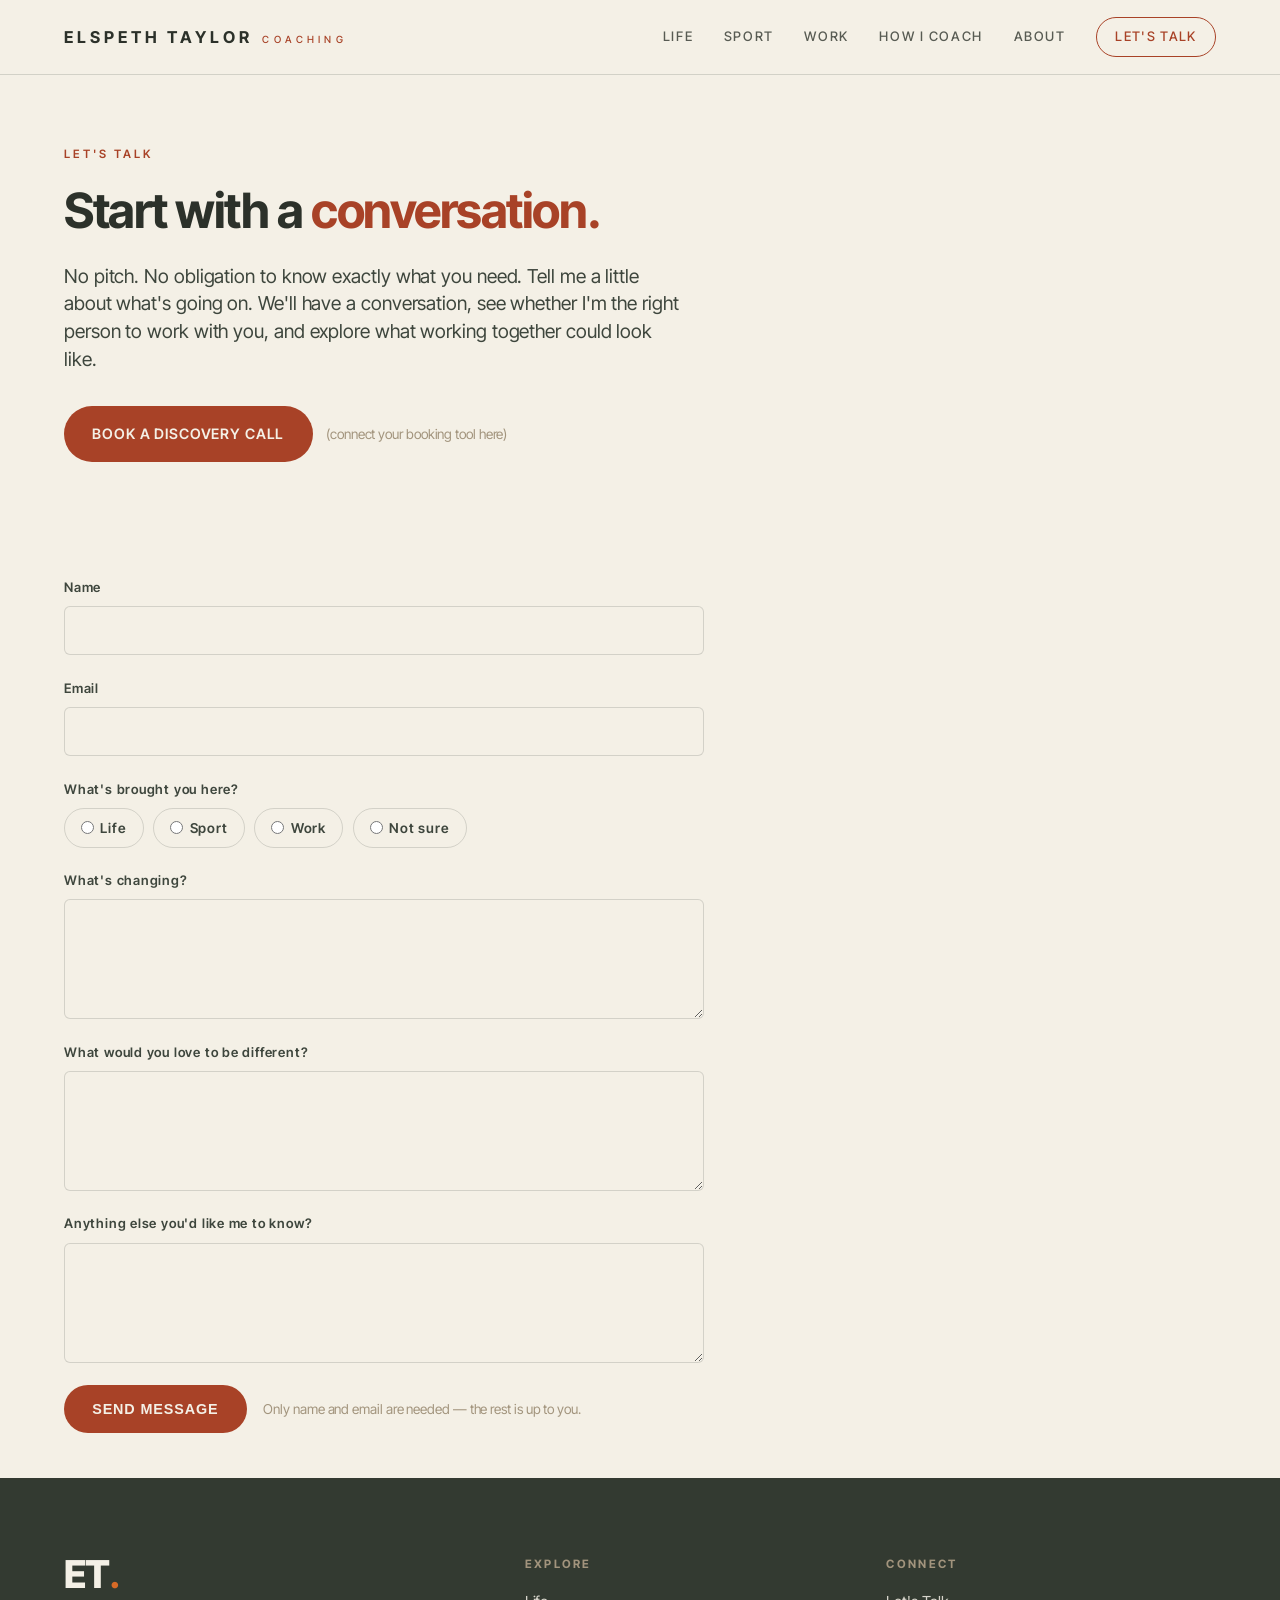
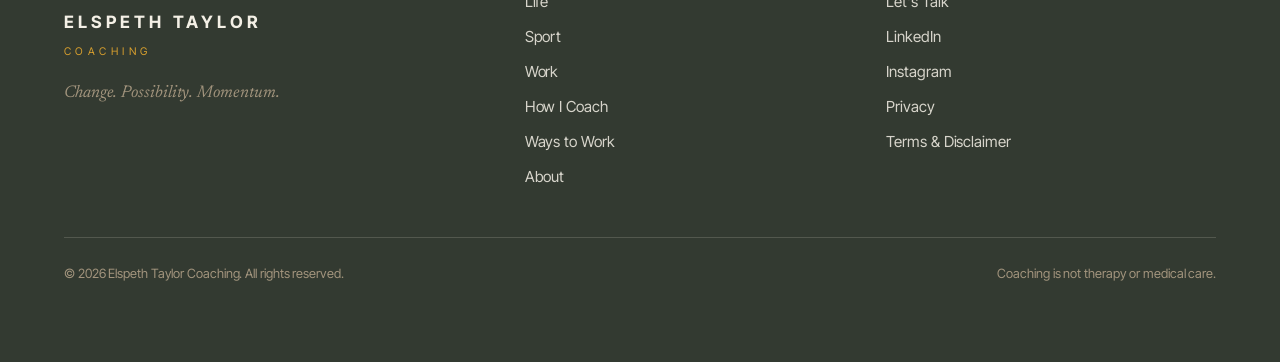
<file: lets-talk.html>
<!DOCTYPE html>
<html lang="en-GB">
<head>
<meta charset="UTF-8">
<meta name="viewport" content="width=device-width, initial-scale=1.0">
<title>Let's Talk — Elspeth Taylor Coaching</title>
<meta name="description" content="Start with a conversation. No pitch, no obligation to know exactly what you need. Tell me a little about what's going on and we'll explore what working together could look like.">
<meta property="og:title" content="Let's Talk — Elspeth Taylor Coaching">
<meta property="og:description" content="Start with a conversation. Book a discovery call.">
<meta property="og:type" content="website">
<link rel="preconnect" href="https://fonts.googleapis.com">
<link rel="preconnect" href="https://fonts.gstatic.com" crossorigin>
<link href="https://fonts.googleapis.com/css2?family=Inter+Tight:ital,wght@0,400;0,500;0,600;0,700;0,800;1,400&family=Newsreader:ital,opsz,wght@1,6..72,400;0,6..72,500&display=swap" rel="stylesheet">
<link rel="stylesheet" href="styles.css">
</head>
<body>
<a href="#main" class="skip">Skip to content</a>
<header class="site">
  <div class="wrap bar">
    <a href="index.html" class="brand" aria-label="Elspeth Taylor Coaching — home">
      <span class="name">ELSPETH TAYLOR</span><span class="desc">Coaching</span><span class="et" aria-hidden="true">ET<b>.</b></span>
    </a>
    <button class="menu-btn" aria-expanded="false" aria-controls="mainnav">Menu</button>
    <nav class="main" id="mainnav" aria-label="Primary">
      <a href="life.html">Life</a><a href="sport.html">Sport</a><a href="work.html">Work</a><a href="how-i-coach.html">How I Coach</a><a href="about.html">About</a><a href="lets-talk.html" class="talk">Let's Talk</a>
    </nav>
  </div>
</header>

<main id="main">
  <section class="block">
    <div class="wrap">
      <p class="eyebrow reveal">Let's talk</p>
      <h1 class="statement reveal" style="color:var(--ink);font-size:var(--fs-display)">Start with a <span class="c">conversation.</span></h1>
      <p class="lead reveal" style="margin-top:1.6rem;max-width:56ch">No pitch. No obligation to know exactly what you need. Tell me a little about what's going on. We'll have a conversation, see whether I'm the right person to work with you, and explore what working together could look like.</p>
      <div class="reveal" style="margin-top:2rem"><a href="#enquiry" class="btn btn-primary">Book a discovery call</a> <span class="note-min" style="margin-left:.6rem">(connect your booking tool here)</span></div>
    </div>
  </section>

  <section class="block tight" id="enquiry">
    <div class="wrap">
      <form class="enq reveal" action="#" method="post" onsubmit="event.preventDefault();document.getElementById('formmsg').hidden=false;this.reset();">
        <div class="fld">
          <label for="f-name">Name</label>
          <input id="f-name" name="name" type="text" autocomplete="name" required>
        </div>
        <div class="fld">
          <label for="f-email">Email</label>
          <input id="f-email" name="email" type="email" autocomplete="email" required>
        </div>
        <div class="fld">
          <label>What's brought you here?</label>
          <div class="chips" role="group" aria-label="What's brought you here">
            <label><input type="radio" name="area" value="Life"> Life</label>
            <label><input type="radio" name="area" value="Sport"> Sport</label>
            <label><input type="radio" name="area" value="Work"> Work</label>
            <label><input type="radio" name="area" value="Not sure"> Not sure</label>
          </div>
        </div>
        <div class="fld">
          <label for="f-changing">What's changing?</label>
          <textarea id="f-changing" name="changing"></textarea>
        </div>
        <div class="fld">
          <label for="f-different">What would you love to be different?</label>
          <textarea id="f-different" name="different"></textarea>
        </div>
        <div class="fld">
          <label for="f-else">Anything else you'd like me to know?</label>
          <textarea id="f-else" name="else"></textarea>
        </div>
        <div>
          <button type="submit" class="btn btn-primary">Send message</button>
          <span class="note-min" style="margin-left:.8rem">Only name and email are needed — the rest is up to you.</span>
        </div>
        <p id="formmsg" hidden style="color:var(--copper);font-weight:600">Thanks — your message is ready to send once the form is connected to email. I'll be in touch to arrange a conversation.</p>
      </form>
    </div>
  </section>
</main>

<footer class="site">
  <div class="wrap">
    <div class="top">
      <div><div class="et-mark" aria-hidden="true">ET<b>.</b></div><div class="name">ELSPETH TAYLOR</div><div class="desc">Coaching</div><div class="sig">Change. Possibility. Momentum.</div></div>
      <div><h5>Explore</h5><div class="fnav"><a href="life.html">Life</a><a href="sport.html">Sport</a><a href="work.html">Work</a><a href="how-i-coach.html">How I Coach</a><a href="ways-to-work.html">Ways to Work</a><a href="about.html">About</a></div></div>
      <div><h5>Connect</h5><div class="fnav"><a href="lets-talk.html">Let's Talk</a><a href="#" aria-label="LinkedIn (add link)">LinkedIn</a><a href="#" aria-label="Instagram (add link)">Instagram</a><a href="privacy.html">Privacy</a><a href="terms.html">Terms &amp; Disclaimer</a></div></div>
    </div>
    <div class="legal"><span>© <span id="yr"></span> Elspeth Taylor Coaching. All rights reserved.</span><span>Coaching is not therapy or medical care.</span></div>
  </div>
</footer>
<script src="script.js"></script>
</body>
</html>
</file>
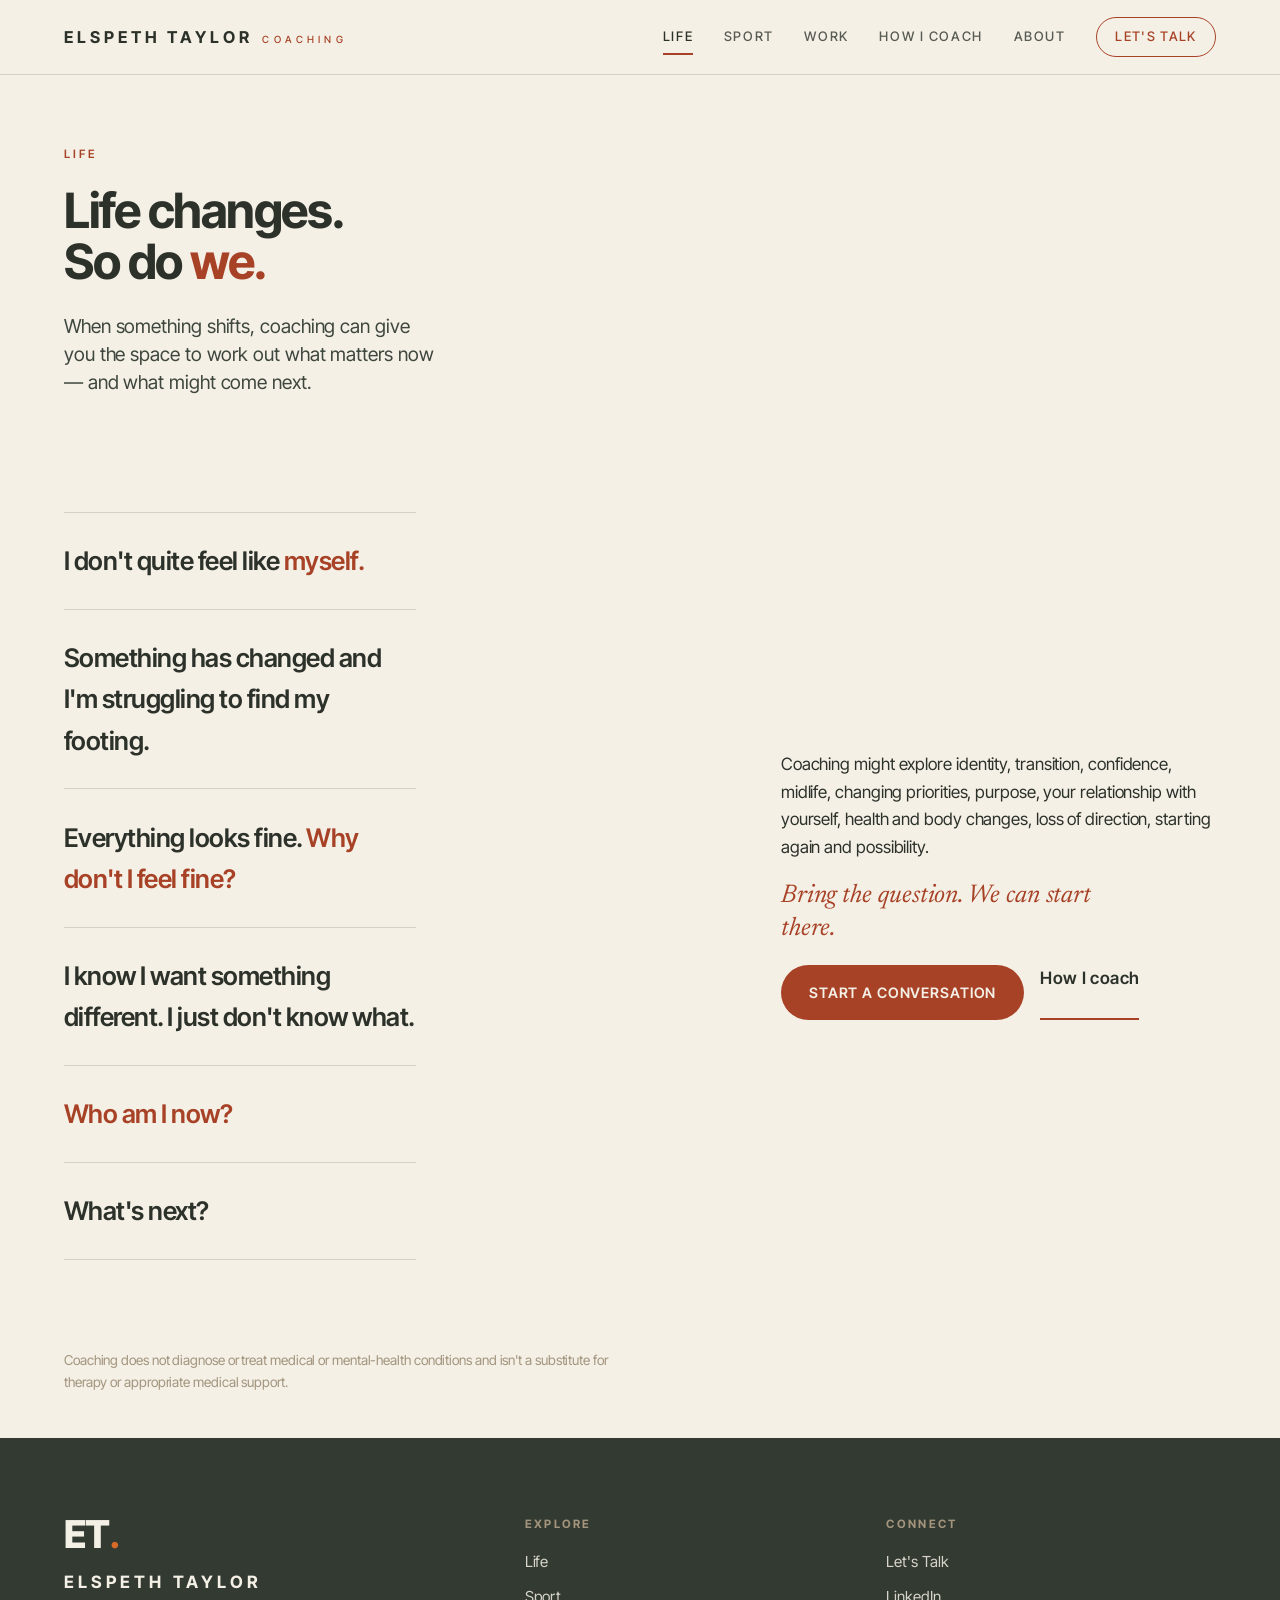
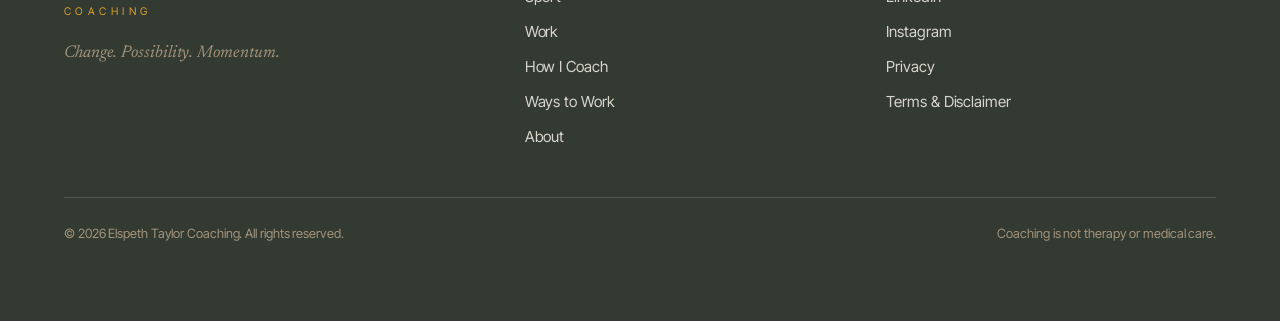
<file: life.html>
<!DOCTYPE html>
<html lang="en-GB">
<head>
<meta charset="UTF-8">
<meta name="viewport" content="width=device-width, initial-scale=1.0">
<title>Life Coaching — Elspeth Taylor Coaching</title>
<meta name="description" content="When life changes, coaching gives you space to work out what matters now and what comes next. Identity, transition, midlife, confidence, purpose and possibility.">
<meta property="og:title" content="Life — Elspeth Taylor Coaching">
<meta property="og:description" content="When life changes, find your way forward.">
<meta property="og:type" content="website">
<link rel="preconnect" href="https://fonts.googleapis.com">
<link rel="preconnect" href="https://fonts.gstatic.com" crossorigin>
<link href="https://fonts.googleapis.com/css2?family=Inter+Tight:ital,wght@0,400;0,500;0,600;0,700;0,800;1,400&family=Newsreader:ital,opsz,wght@1,6..72,400;0,6..72,500&display=swap" rel="stylesheet">
<link rel="stylesheet" href="styles.css">
</head>
<body>
<a href="#main" class="skip">Skip to content</a>
<header class="site">
  <div class="wrap bar">
    <a href="index.html" class="brand" aria-label="Elspeth Taylor Coaching — home">
      <span class="name">ELSPETH TAYLOR</span><span class="desc">Coaching</span><span class="et" aria-hidden="true">ET<b>.</b></span>
    </a>
    <button class="menu-btn" aria-expanded="false" aria-controls="mainnav">Menu</button>
    <nav class="main" id="mainnav" aria-label="Primary">
      <a href="life.html">Life</a><a href="sport.html">Sport</a><a href="work.html">Work</a><a href="how-i-coach.html">How I Coach</a><a href="about.html">About</a><a href="lets-talk.html" class="talk">Let's Talk</a>
    </nav>
  </div>
</header>

<main id="main">
  <section class="block">
    <div class="wrap">
      <p class="eyebrow reveal">Life</p>
      <h1 class="statement reveal" style="color:var(--ink);font-size:var(--fs-display)">Life changes.<br>So do <span class="c">we.</span></h1>
      <p class="lead reveal" style="margin-top:1.6rem">When something shifts, coaching can give you the space to work out what matters now — and what might come next.</p>
    </div>
  </section>

  <section class="block tight">
    <div class="wrap grid-2 lean-r">
      <div class="prompts reveal">
        <p>I don't quite feel like <span class="q">myself.</span></p>
        <p>Something has changed and I'm struggling to find my footing.</p>
        <p>Everything looks fine. <span class="q">Why don't I feel fine?</span></p>
        <p>I know I want something different. I just don't know what.</p>
        <p><span class="q">Who am I now?</span></p>
        <p>What's next?</p>
      </div>
      <div class="stack reveal" style="align-self:center">
        <p>Coaching might explore identity, transition, confidence, midlife, changing priorities, purpose, your relationship with yourself, health and body changes, loss of direction, starting again and possibility.</p>
        <p class="aside" style="color:var(--copper)">Bring the question. We can start there.</p>
        <div class="cta-row" style="display:flex;gap:1rem;flex-wrap:wrap">
          <a href="lets-talk.html" class="btn btn-primary">Start a conversation</a>
          <a href="how-i-coach.html" class="textlink">How I coach</a>
        </div>
      </div>
    </div>
  </section>

  <section class="block tight measure-wide">
    <div class="wrap">
      <p class="note-min">Coaching does not diagnose or treat medical or mental-health conditions and isn't a substitute for therapy or appropriate medical support.</p>
    </div>
  </section>
</main>

<footer class="site">
  <div class="wrap">
    <div class="top">
      <div><div class="et-mark" aria-hidden="true">ET<b>.</b></div><div class="name">ELSPETH TAYLOR</div><div class="desc">Coaching</div><div class="sig">Change. Possibility. Momentum.</div></div>
      <div><h5>Explore</h5><div class="fnav"><a href="life.html">Life</a><a href="sport.html">Sport</a><a href="work.html">Work</a><a href="how-i-coach.html">How I Coach</a><a href="ways-to-work.html">Ways to Work</a><a href="about.html">About</a></div></div>
      <div><h5>Connect</h5><div class="fnav"><a href="lets-talk.html">Let's Talk</a><a href="#" aria-label="LinkedIn (add link)">LinkedIn</a><a href="#" aria-label="Instagram (add link)">Instagram</a><a href="privacy.html">Privacy</a><a href="terms.html">Terms &amp; Disclaimer</a></div></div>
    </div>
    <div class="legal"><span>© <span id="yr"></span> Elspeth Taylor Coaching. All rights reserved.</span><span>Coaching is not therapy or medical care.</span></div>
  </div>
</footer>
<script src="script.js"></script>
</body>
</html>
</file>
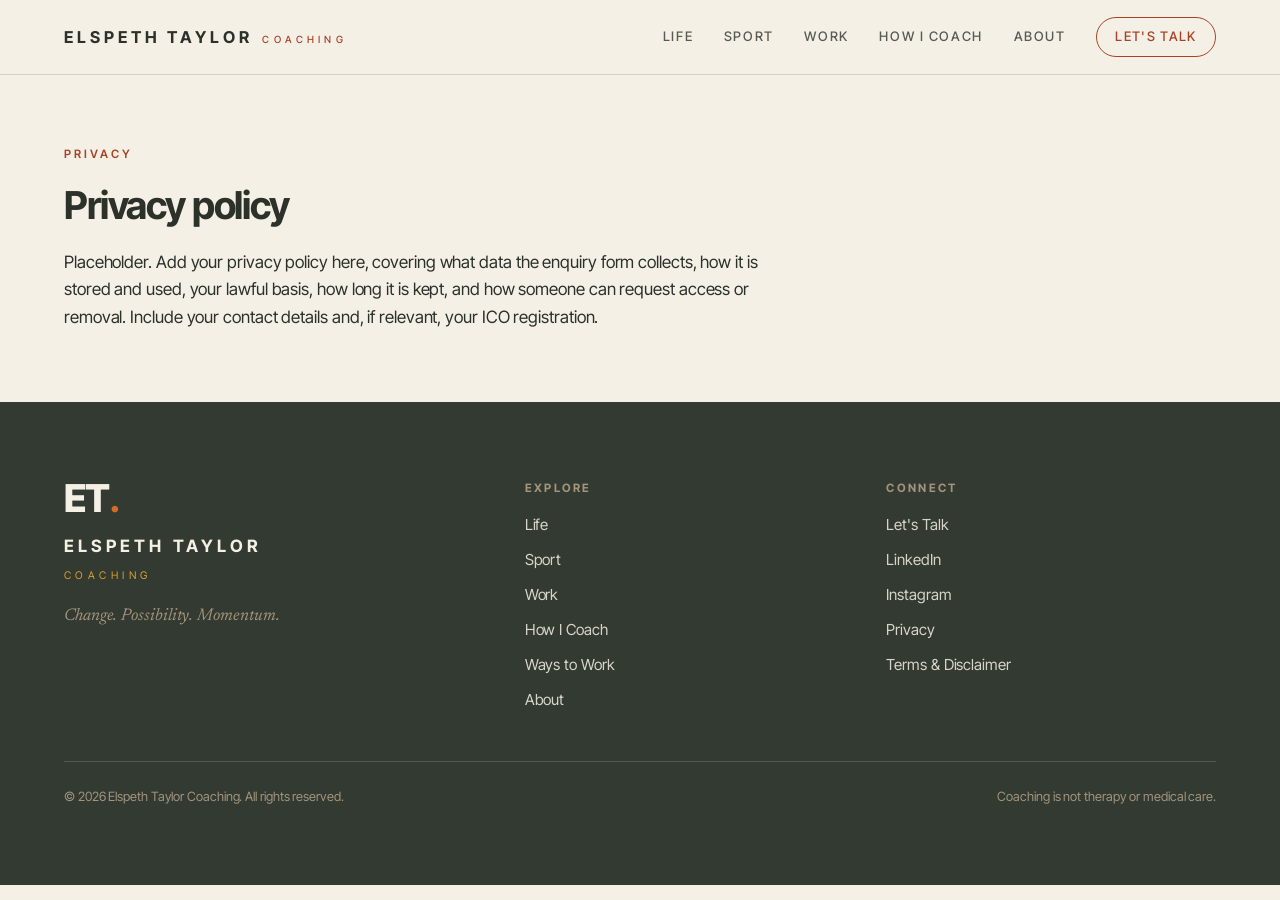
<file: privacy.html>
<!DOCTYPE html>
<html lang="en-GB">
<head>
<meta charset="UTF-8">
<meta name="viewport" content="width=device-width, initial-scale=1.0">
<title>Privacy — Elspeth Taylor Coaching</title>
<meta name="description" content="Privacy policy for Elspeth Taylor Coaching.">
<meta property="og:type" content="website">
<link rel="preconnect" href="https://fonts.googleapis.com">
<link rel="preconnect" href="https://fonts.gstatic.com" crossorigin>
<link href="https://fonts.googleapis.com/css2?family=Inter+Tight:ital,wght@0,400;0,500;0,600;0,700;0,800;1,400&family=Newsreader:ital,opsz,wght@1,6..72,400;0,6..72,500&display=swap" rel="stylesheet">
<link rel="stylesheet" href="styles.css">
</head>
<body>
<a href="#main" class="skip">Skip to content</a>
<header class="site">
  <div class="wrap bar">
    <a href="index.html" class="brand" aria-label="Elspeth Taylor Coaching — home">
      <span class="name">ELSPETH TAYLOR</span><span class="desc">Coaching</span><span class="et" aria-hidden="true">ET<b>.</b></span>
    </a>
    <button class="menu-btn" aria-expanded="false" aria-controls="mainnav">Menu</button>
    <nav class="main" id="mainnav" aria-label="Primary">
      <a href="life.html">Life</a><a href="sport.html">Sport</a><a href="work.html">Work</a><a href="how-i-coach.html">How I Coach</a><a href="about.html">About</a><a href="lets-talk.html" class="talk">Let's Talk</a>
    </nav>
  </div>
</header>
<main id="main">
  <section class="block"><div class="wrap measure-wide">
    <p class="eyebrow">Privacy</p>
    <h1 class="statement" style="color:var(--ink);font-size:var(--fs-h2)">Privacy policy</h1>
    <p style="margin-top:1.4rem">Placeholder. Add your privacy policy here, covering what data the enquiry form collects, how it is stored and used, your lawful basis, how long it is kept, and how someone can request access or removal. Include your contact details and, if relevant, your ICO registration.</p>
  </div></section>
</main>
<footer class="site">
  <div class="wrap">
    <div class="top">
      <div><div class="et-mark" aria-hidden="true">ET<b>.</b></div><div class="name">ELSPETH TAYLOR</div><div class="desc">Coaching</div><div class="sig">Change. Possibility. Momentum.</div></div>
      <div><h5>Explore</h5><div class="fnav"><a href="life.html">Life</a><a href="sport.html">Sport</a><a href="work.html">Work</a><a href="how-i-coach.html">How I Coach</a><a href="ways-to-work.html">Ways to Work</a><a href="about.html">About</a></div></div>
      <div><h5>Connect</h5><div class="fnav"><a href="lets-talk.html">Let's Talk</a><a href="#" aria-label="LinkedIn (add link)">LinkedIn</a><a href="#" aria-label="Instagram (add link)">Instagram</a><a href="privacy.html">Privacy</a><a href="terms.html">Terms &amp; Disclaimer</a></div></div>
    </div>
    <div class="legal"><span>© <span id="yr"></span> Elspeth Taylor Coaching. All rights reserved.</span><span>Coaching is not therapy or medical care.</span></div>
  </div>
</footer>
<script src="script.js"></script>
</body>
</html>
</file>
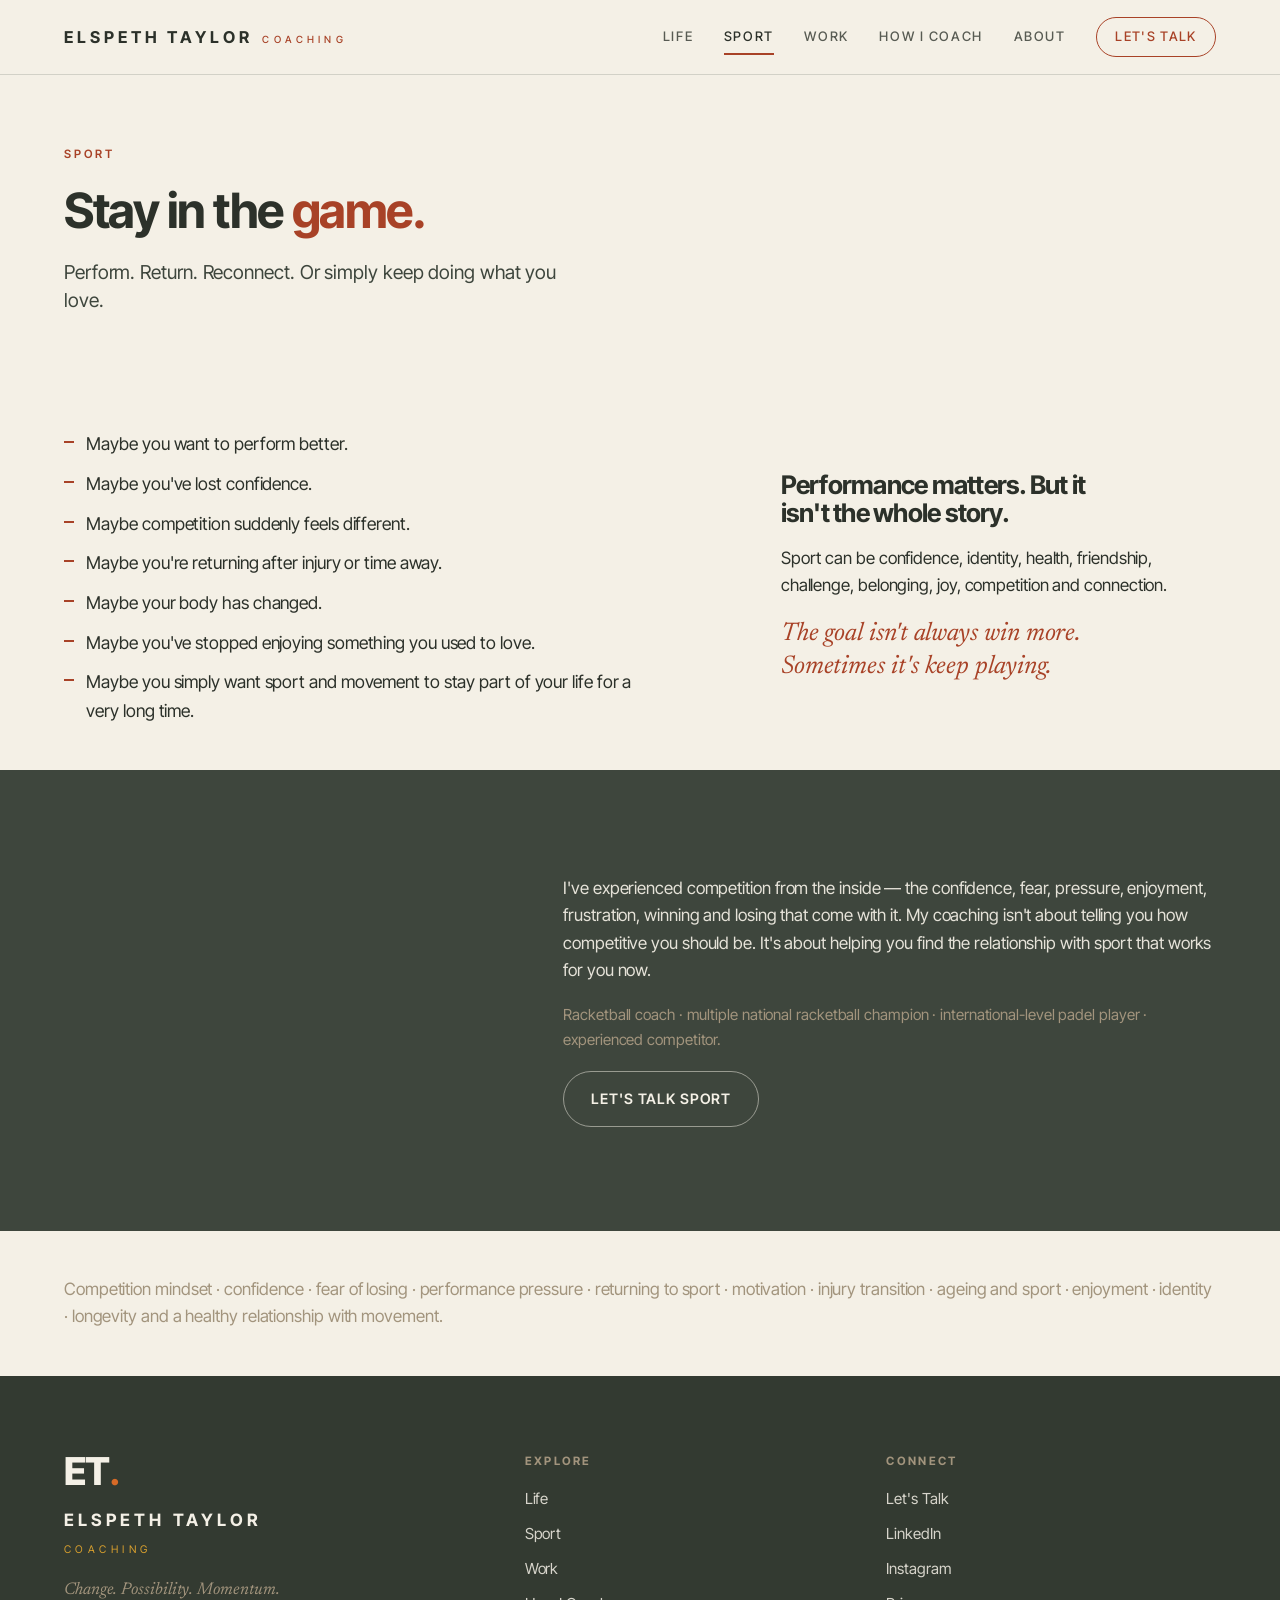
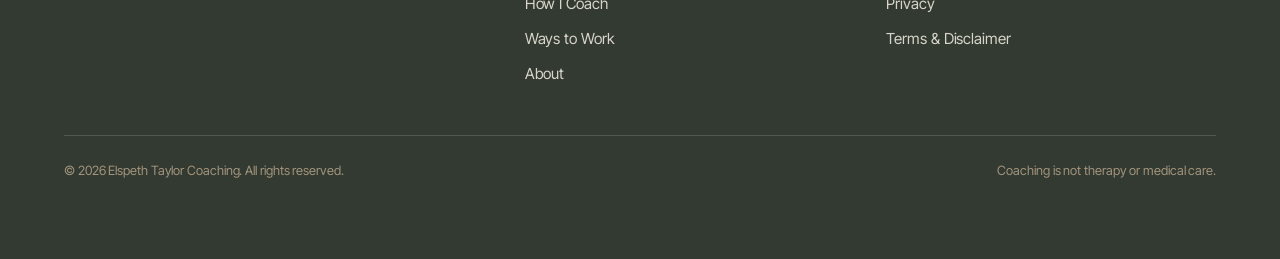
<file: sport.html>
<!DOCTYPE html>
<html lang="en-GB">
<head>
<meta charset="UTF-8">
<meta name="viewport" content="width=device-width, initial-scale=1.0">
<title>Sport Mindset Coaching — Elspeth Taylor Coaching</title>
<meta name="description" content="Stay in the game. Mindset, confidence, competition, returning to sport, motivation, enjoyment and longevity — from a coach who has competed at a high level.">
<meta property="og:title" content="Sport — Elspeth Taylor Coaching">
<meta property="og:description" content="Stay in the game. Perform. Return. Reconnect. Or simply keep doing what you love.">
<meta property="og:type" content="website">
<link rel="preconnect" href="https://fonts.googleapis.com">
<link rel="preconnect" href="https://fonts.gstatic.com" crossorigin>
<link href="https://fonts.googleapis.com/css2?family=Inter+Tight:ital,wght@0,400;0,500;0,600;0,700;0,800;1,400&family=Newsreader:ital,opsz,wght@1,6..72,400;0,6..72,500&display=swap" rel="stylesheet">
<link rel="stylesheet" href="styles.css">
</head>
<body>
<a href="#main" class="skip">Skip to content</a>
<header class="site">
  <div class="wrap bar">
    <a href="index.html" class="brand" aria-label="Elspeth Taylor Coaching — home">
      <span class="name">ELSPETH TAYLOR</span><span class="desc">Coaching</span><span class="et" aria-hidden="true">ET<b>.</b></span>
    </a>
    <button class="menu-btn" aria-expanded="false" aria-controls="mainnav">Menu</button>
    <nav class="main" id="mainnav" aria-label="Primary">
      <a href="life.html">Life</a><a href="sport.html">Sport</a><a href="work.html">Work</a><a href="how-i-coach.html">How I Coach</a><a href="about.html">About</a><a href="lets-talk.html" class="talk">Let's Talk</a>
    </nav>
  </div>
</header>

<main id="main">
  <section class="block">
    <div class="wrap">
      <p class="eyebrow reveal">Sport</p>
      <h1 class="statement reveal" style="color:var(--ink);font-size:var(--fs-display)">Stay in the <span class="c">game.</span></h1>
      <p class="lead reveal" style="margin-top:1.4rem;max-width:46ch">Perform. Return. Reconnect. Or simply keep doing what you love.</p>
    </div>
  </section>

  <section class="block tight">
    <div class="wrap grid-2 lean-r">
      <ul class="clean reveal" style="font-size:1.1rem">
        <li>Maybe you want to perform better.</li>
        <li>Maybe you've lost confidence.</li>
        <li>Maybe competition suddenly feels different.</li>
        <li>Maybe you're returning after injury or time away.</li>
        <li>Maybe your body has changed.</li>
        <li>Maybe you've stopped enjoying something you used to love.</li>
        <li>Maybe you simply want sport and movement to stay part of your life for a very long time.</li>
      </ul>
      <div class="stack reveal" style="align-self:center">
        <h2 class="pull" style="font-size:var(--fs-h3)">Performance matters. But it isn't the whole story.</h2>
        <p>Sport can be confidence, identity, health, friendship, challenge, belonging, joy, competition and connection.</p>
        <p class="aside" style="color:var(--copper)">The goal isn't always win more. Sometimes it's keep playing.</p>
      </div>
    </div>
  </section>

  <section class="block band">
    <div class="wrap grid-2 lean">
      <img class="art reveal" src="images/sport-court-kit.jpg" alt="A racket resting against the wall of a court — a competitor's kit, honest and unposed" width="1400" height="1000" loading="lazy" decoding="async" style="min-height:320px">
      <div class="stack reveal measure-wide" style="align-self:center">
        <p style="color:var(--ivory);opacity:.92">I've experienced competition from the inside — the confidence, fear, pressure, enjoyment, frustration, winning and losing that come with it. My coaching isn't about telling you how competitive you should be. It's about helping you find the relationship with sport that works for you now.</p>
        <p style="color:var(--taupe);font-size:.95rem">Racketball coach · multiple national racketball champion · international-level padel player · experienced competitor.</p>
        <div><a href="lets-talk.html" class="btn btn-light">Let's talk sport</a></div>
      </div>
    </div>
  </section>

  <section class="block tight">
    <div class="wrap">
      <p class="tags" style="color:var(--taupe);max-width:none">Competition mindset · confidence · fear of losing · performance pressure · returning to sport · motivation · injury transition · ageing and sport · enjoyment · identity · longevity and a healthy relationship with movement.</p>
    </div>
  </section>
</main>

<footer class="site">
  <div class="wrap">
    <div class="top">
      <div><div class="et-mark" aria-hidden="true">ET<b>.</b></div><div class="name">ELSPETH TAYLOR</div><div class="desc">Coaching</div><div class="sig">Change. Possibility. Momentum.</div></div>
      <div><h5>Explore</h5><div class="fnav"><a href="life.html">Life</a><a href="sport.html">Sport</a><a href="work.html">Work</a><a href="how-i-coach.html">How I Coach</a><a href="ways-to-work.html">Ways to Work</a><a href="about.html">About</a></div></div>
      <div><h5>Connect</h5><div class="fnav"><a href="lets-talk.html">Let's Talk</a><a href="#" aria-label="LinkedIn (add link)">LinkedIn</a><a href="#" aria-label="Instagram (add link)">Instagram</a><a href="privacy.html">Privacy</a><a href="terms.html">Terms &amp; Disclaimer</a></div></div>
    </div>
    <div class="legal"><span>© <span id="yr"></span> Elspeth Taylor Coaching. All rights reserved.</span><span>Coaching is not therapy or medical care.</span></div>
  </div>
</footer>
<script src="script.js"></script>
</body>
</html>
</file>
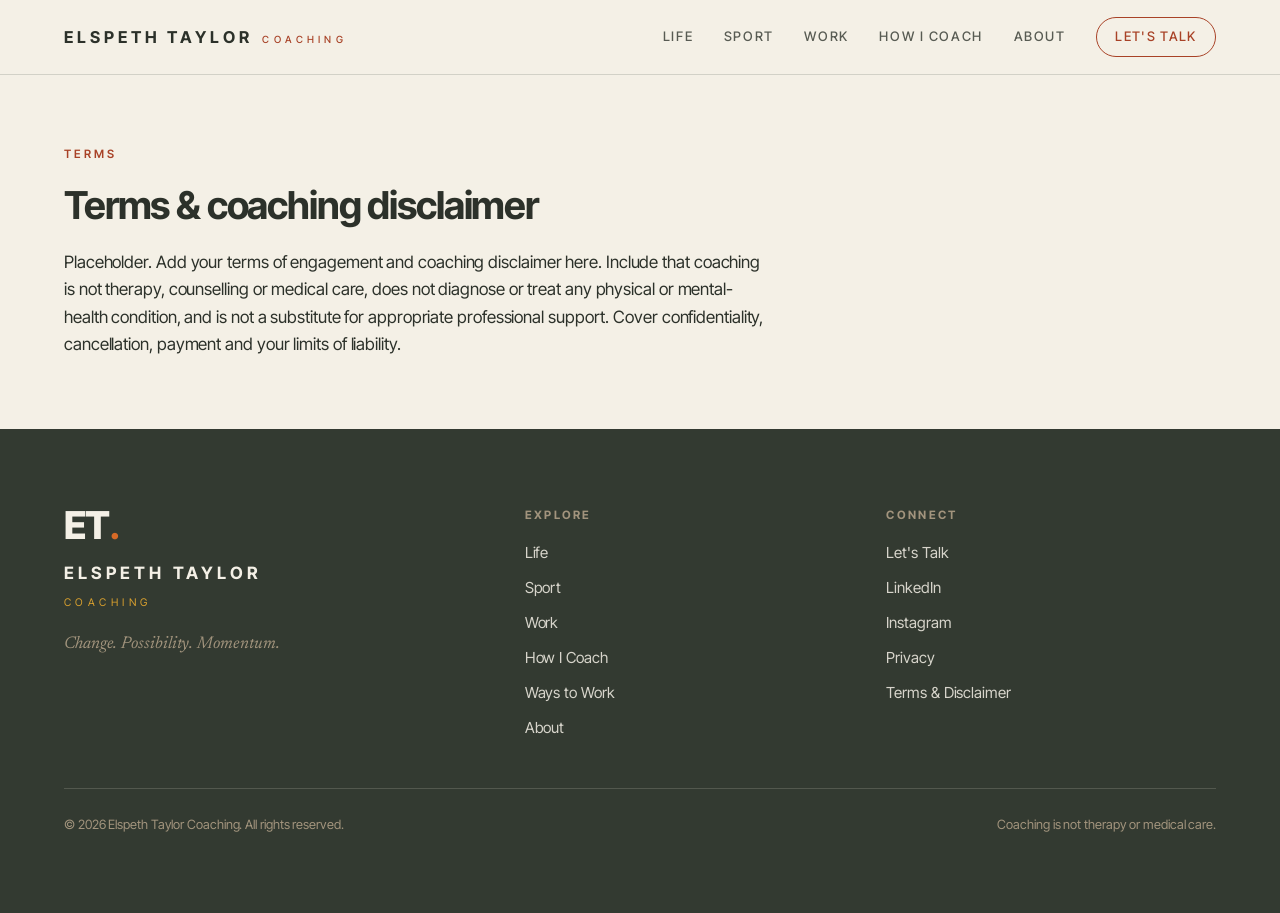
<file: terms.html>
<!DOCTYPE html>
<html lang="en-GB">
<head>
<meta charset="UTF-8">
<meta name="viewport" content="width=device-width, initial-scale=1.0">
<title>Terms &amp; Coaching Disclaimer — Elspeth Taylor Coaching</title>
<meta name="description" content="Terms of engagement and coaching disclaimer for Elspeth Taylor Coaching.">
<meta property="og:type" content="website">
<link rel="preconnect" href="https://fonts.googleapis.com">
<link rel="preconnect" href="https://fonts.gstatic.com" crossorigin>
<link href="https://fonts.googleapis.com/css2?family=Inter+Tight:ital,wght@0,400;0,500;0,600;0,700;0,800;1,400&family=Newsreader:ital,opsz,wght@1,6..72,400;0,6..72,500&display=swap" rel="stylesheet">
<link rel="stylesheet" href="styles.css">
</head>
<body>
<a href="#main" class="skip">Skip to content</a>
<header class="site">
  <div class="wrap bar">
    <a href="index.html" class="brand" aria-label="Elspeth Taylor Coaching — home">
      <span class="name">ELSPETH TAYLOR</span><span class="desc">Coaching</span><span class="et" aria-hidden="true">ET<b>.</b></span>
    </a>
    <button class="menu-btn" aria-expanded="false" aria-controls="mainnav">Menu</button>
    <nav class="main" id="mainnav" aria-label="Primary">
      <a href="life.html">Life</a><a href="sport.html">Sport</a><a href="work.html">Work</a><a href="how-i-coach.html">How I Coach</a><a href="about.html">About</a><a href="lets-talk.html" class="talk">Let's Talk</a>
    </nav>
  </div>
</header>
<main id="main">
  <section class="block"><div class="wrap measure-wide">
    <p class="eyebrow">Terms</p>
    <h1 class="statement" style="color:var(--ink);font-size:var(--fs-h2)">Terms &amp; coaching disclaimer</h1>
    <p style="margin-top:1.4rem">Placeholder. Add your terms of engagement and coaching disclaimer here. Include that coaching is not therapy, counselling or medical care, does not diagnose or treat any physical or mental-health condition, and is not a substitute for appropriate professional support. Cover confidentiality, cancellation, payment and your limits of liability.</p>
  </div></section>
</main>
<footer class="site">
  <div class="wrap">
    <div class="top">
      <div><div class="et-mark" aria-hidden="true">ET<b>.</b></div><div class="name">ELSPETH TAYLOR</div><div class="desc">Coaching</div><div class="sig">Change. Possibility. Momentum.</div></div>
      <div><h5>Explore</h5><div class="fnav"><a href="life.html">Life</a><a href="sport.html">Sport</a><a href="work.html">Work</a><a href="how-i-coach.html">How I Coach</a><a href="ways-to-work.html">Ways to Work</a><a href="about.html">About</a></div></div>
      <div><h5>Connect</h5><div class="fnav"><a href="lets-talk.html">Let's Talk</a><a href="#" aria-label="LinkedIn (add link)">LinkedIn</a><a href="#" aria-label="Instagram (add link)">Instagram</a><a href="privacy.html">Privacy</a><a href="terms.html">Terms &amp; Disclaimer</a></div></div>
    </div>
    <div class="legal"><span>© <span id="yr"></span> Elspeth Taylor Coaching. All rights reserved.</span><span>Coaching is not therapy or medical care.</span></div>
  </div>
</footer>
<script src="script.js"></script>
</body>
</html>
</file>
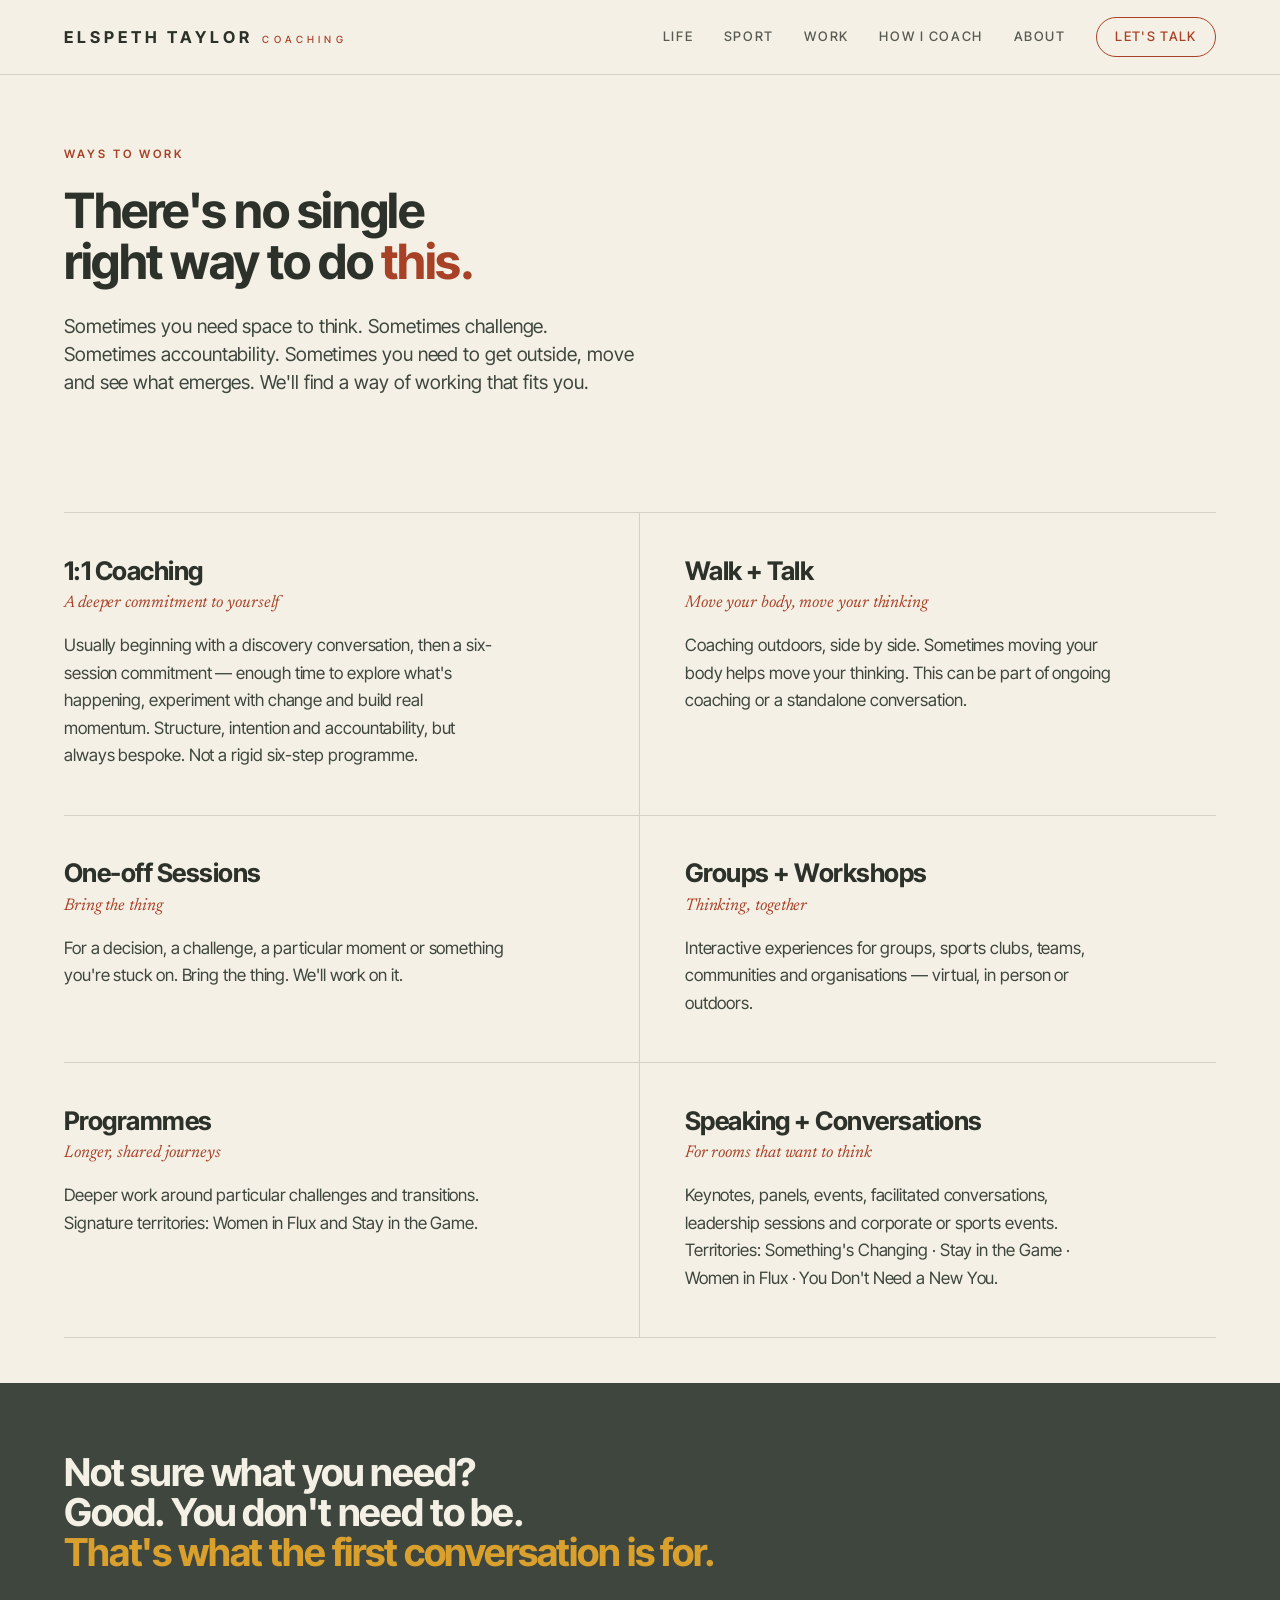
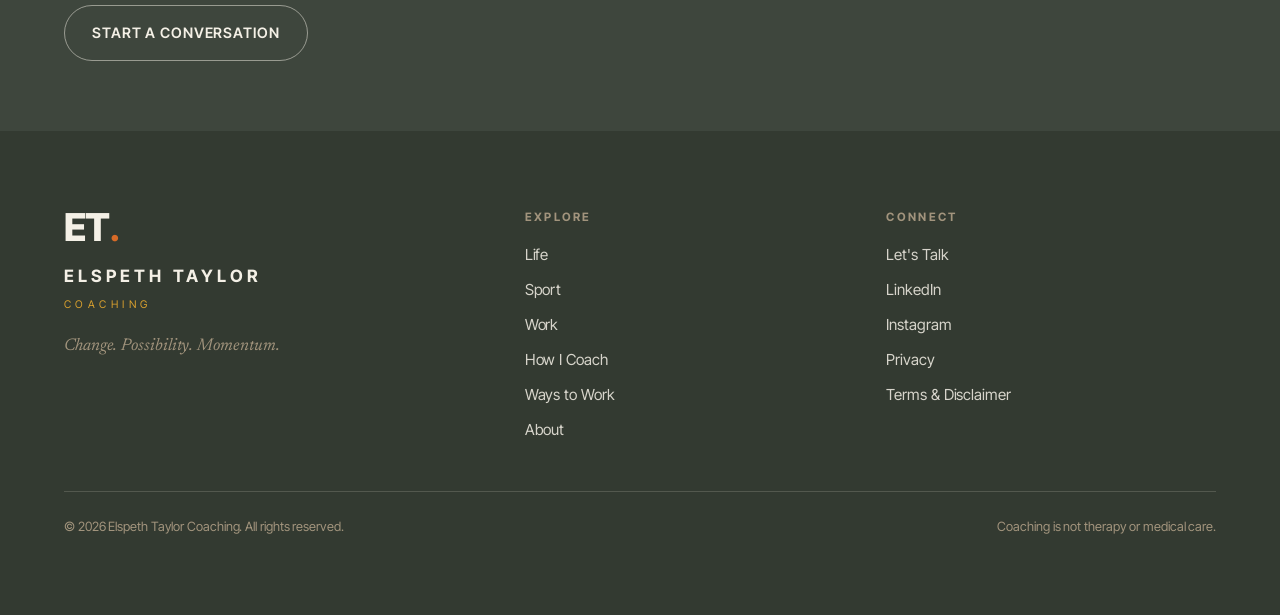
<file: ways-to-work.html>
<!DOCTYPE html>
<html lang="en-GB">
<head>
<meta charset="UTF-8">
<meta name="viewport" content="width=device-width, initial-scale=1.0">
<title>Ways to Work — Elspeth Taylor Coaching</title>
<meta name="description" content="1:1 coaching, Walk + Talk, one-off sessions, groups and workshops, programmes and speaking. There's no single right way to do this — we'll find a way of working that fits you.">
<meta property="og:title" content="Ways to Work — Elspeth Taylor Coaching">
<meta property="og:description" content="There's no single right way to do this.">
<meta property="og:type" content="website">
<link rel="preconnect" href="https://fonts.googleapis.com">
<link rel="preconnect" href="https://fonts.gstatic.com" crossorigin>
<link href="https://fonts.googleapis.com/css2?family=Inter+Tight:ital,wght@0,400;0,500;0,600;0,700;0,800;1,400&family=Newsreader:ital,opsz,wght@1,6..72,400;0,6..72,500&display=swap" rel="stylesheet">
<link rel="stylesheet" href="styles.css">
</head>
<body>
<a href="#main" class="skip">Skip to content</a>
<header class="site">
  <div class="wrap bar">
    <a href="index.html" class="brand" aria-label="Elspeth Taylor Coaching — home">
      <span class="name">ELSPETH TAYLOR</span><span class="desc">Coaching</span><span class="et" aria-hidden="true">ET<b>.</b></span>
    </a>
    <button class="menu-btn" aria-expanded="false" aria-controls="mainnav">Menu</button>
    <nav class="main" id="mainnav" aria-label="Primary">
      <a href="life.html">Life</a><a href="sport.html">Sport</a><a href="work.html">Work</a><a href="how-i-coach.html">How I Coach</a><a href="about.html">About</a><a href="lets-talk.html" class="talk">Let's Talk</a>
    </nav>
  </div>
</header>

<main id="main">
  <section class="block">
    <div class="wrap">
      <p class="eyebrow reveal">Ways to work</p>
      <h1 class="statement reveal" style="color:var(--ink);font-size:var(--fs-display)">There's no single<br>right way to do <span class="c">this.</span></h1>
      <p class="lead reveal" style="margin-top:1.6rem;max-width:52ch">Sometimes you need space to think. Sometimes challenge. Sometimes accountability. Sometimes you need to get outside, move and see what emerges. We'll find a way of working that fits you.</p>
    </div>
  </section>

  <section class="block tight">
    <div class="wrap">
      <div class="ways reveal">
        <div class="way">
          <h3>1:1 Coaching</h3><div class="rmk">A deeper commitment to yourself</div>
          <p>Usually beginning with a discovery conversation, then a six-session commitment — enough time to explore what's happening, experiment with change and build real momentum. Structure, intention and accountability, but always bespoke. Not a rigid six-step programme.</p>
        </div>
        <div class="way">
          <h3>Walk + Talk</h3><div class="rmk">Move your body, move your thinking</div>
          <p>Coaching outdoors, side by side. Sometimes moving your body helps move your thinking. This can be part of ongoing coaching or a standalone conversation.</p>
        </div>
        <div class="way">
          <h3>One-off Sessions</h3><div class="rmk">Bring the thing</div>
          <p>For a decision, a challenge, a particular moment or something you're stuck on. Bring the thing. We'll work on it.</p>
        </div>
        <div class="way">
          <h3>Groups + Workshops</h3><div class="rmk">Thinking, together</div>
          <p>Interactive experiences for groups, sports clubs, teams, communities and organisations — virtual, in person or outdoors.</p>
        </div>
        <div class="way">
          <h3>Programmes</h3><div class="rmk">Longer, shared journeys</div>
          <p>Deeper work around particular challenges and transitions. Signature territories: Women in Flux and Stay in the Game.</p>
        </div>
        <div class="way">
          <h3>Speaking + Conversations</h3><div class="rmk">For rooms that want to think</div>
          <p>Keynotes, panels, events, facilitated conversations, leadership sessions and corporate or sports events. Territories: Something's Changing · Stay in the Game · Women in Flux · You Don't Need a New You.</p>
        </div>
      </div>
    </div>
  </section>

  <section class="block band">
    <div class="wrap">
      <h2 class="statement reveal" style="font-size:var(--fs-h2)">Not sure what you need?<br>Good. You don't need to be.<br><span class="c">That's what the first conversation is for.</span></h2>
      <div class="reveal" style="margin-top:2rem"><a href="lets-talk.html" class="btn btn-light">Start a conversation</a></div>
    </div>
  </section>
</main>

<footer class="site">
  <div class="wrap">
    <div class="top">
      <div><div class="et-mark" aria-hidden="true">ET<b>.</b></div><div class="name">ELSPETH TAYLOR</div><div class="desc">Coaching</div><div class="sig">Change. Possibility. Momentum.</div></div>
      <div><h5>Explore</h5><div class="fnav"><a href="life.html">Life</a><a href="sport.html">Sport</a><a href="work.html">Work</a><a href="how-i-coach.html">How I Coach</a><a href="ways-to-work.html">Ways to Work</a><a href="about.html">About</a></div></div>
      <div><h5>Connect</h5><div class="fnav"><a href="lets-talk.html">Let's Talk</a><a href="#" aria-label="LinkedIn (add link)">LinkedIn</a><a href="#" aria-label="Instagram (add link)">Instagram</a><a href="privacy.html">Privacy</a><a href="terms.html">Terms &amp; Disclaimer</a></div></div>
    </div>
    <div class="legal"><span>© <span id="yr"></span> Elspeth Taylor Coaching. All rights reserved.</span><span>Coaching is not therapy or medical care.</span></div>
  </div>
</footer>
<script src="script.js"></script>
</body>
</html>
</file>
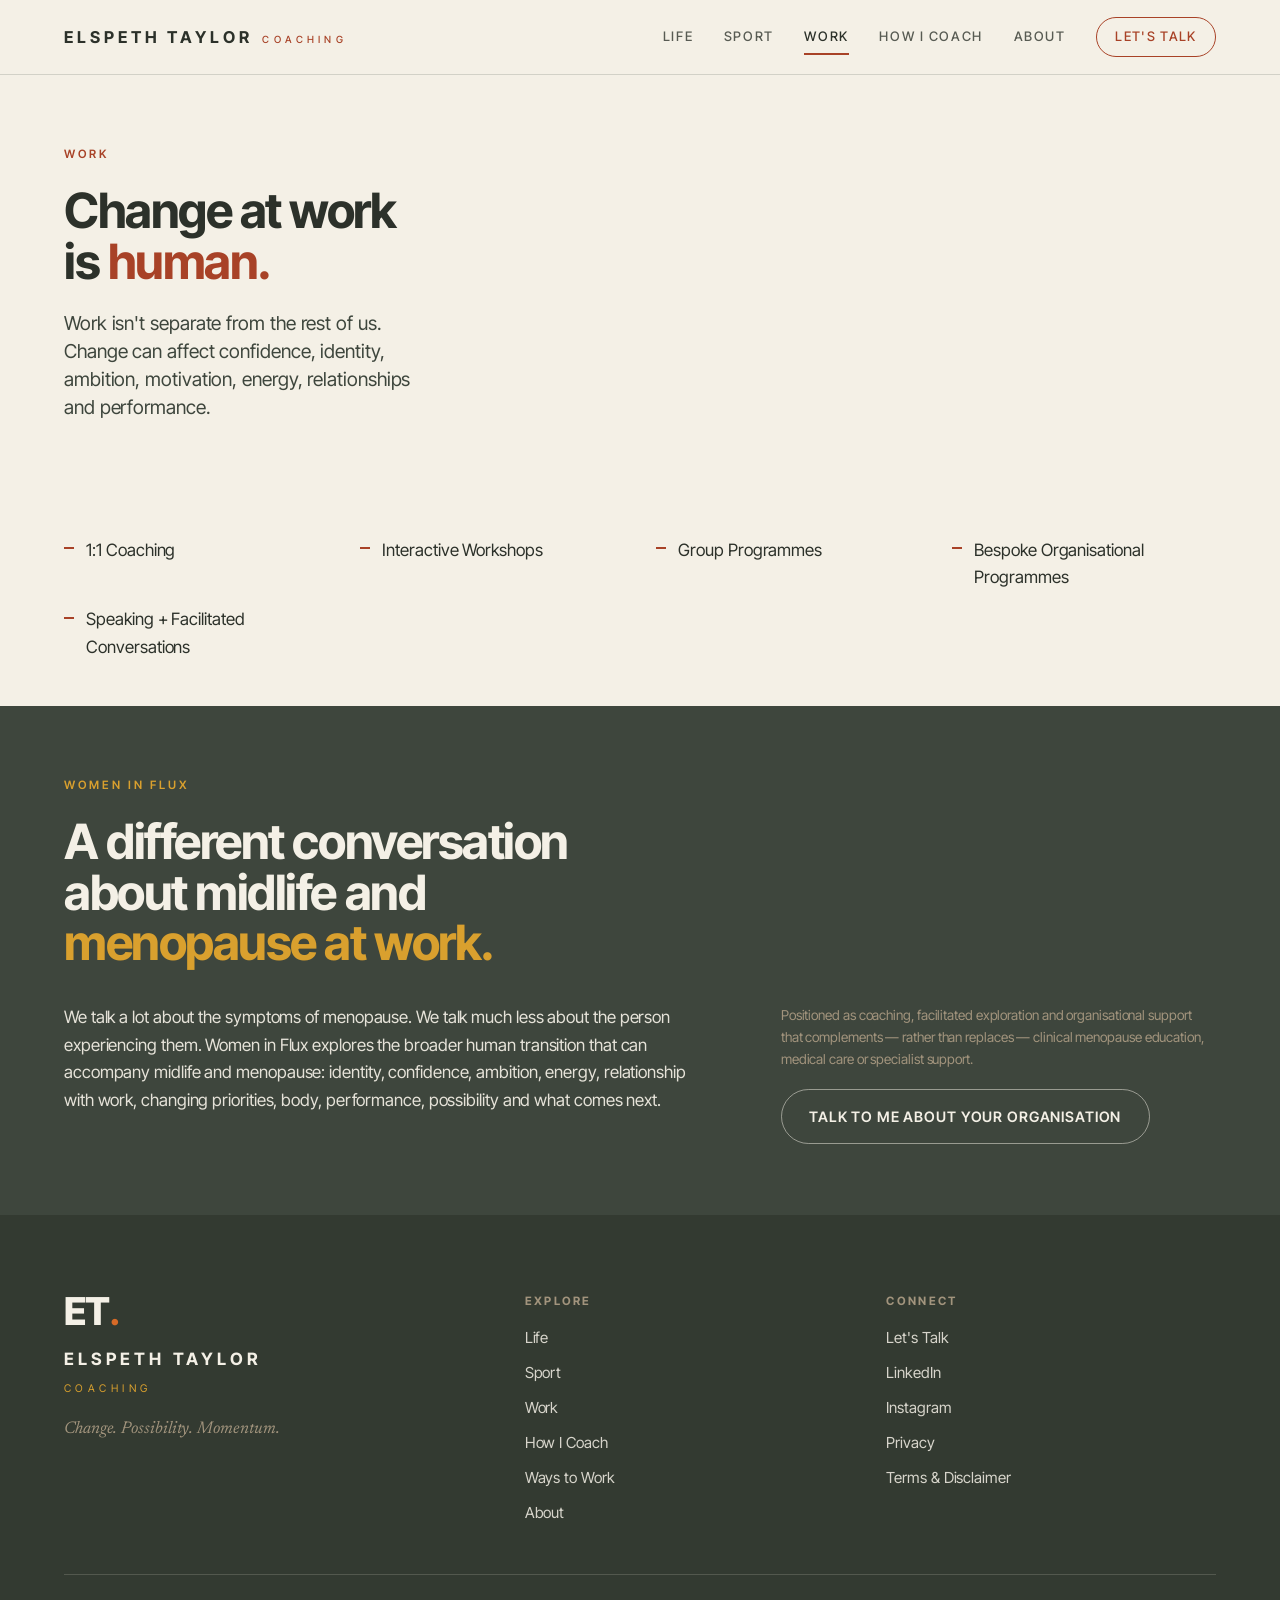
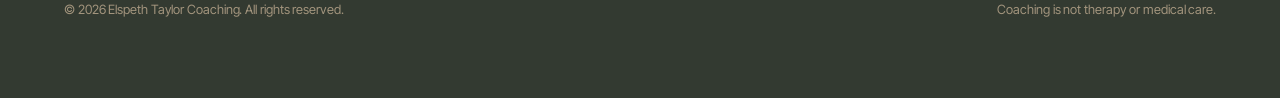
<file: work.html>
<!DOCTYPE html>
<html lang="en-GB">
<head>
<meta charset="UTF-8">
<meta name="viewport" content="width=device-width, initial-scale=1.0">
<title>Coaching at Work &amp; Women in Flux — Elspeth Taylor Coaching</title>
<meta name="description" content="Helping people thrive through change at work. Coaching, workshops, programmes and speaking — including Women in Flux, a different conversation about midlife and menopause at work.">
<meta property="og:title" content="Work — Elspeth Taylor Coaching">
<meta property="og:description" content="Change at work is human. Coaching, workshops, programmes and Women in Flux.">
<meta property="og:type" content="website">
<link rel="preconnect" href="https://fonts.googleapis.com">
<link rel="preconnect" href="https://fonts.gstatic.com" crossorigin>
<link href="https://fonts.googleapis.com/css2?family=Inter+Tight:ital,wght@0,400;0,500;0,600;0,700;0,800;1,400&family=Newsreader:ital,opsz,wght@1,6..72,400;0,6..72,500&display=swap" rel="stylesheet">
<link rel="stylesheet" href="styles.css">
</head>
<body>
<a href="#main" class="skip">Skip to content</a>
<header class="site">
  <div class="wrap bar">
    <a href="index.html" class="brand" aria-label="Elspeth Taylor Coaching — home">
      <span class="name">ELSPETH TAYLOR</span><span class="desc">Coaching</span><span class="et" aria-hidden="true">ET<b>.</b></span>
    </a>
    <button class="menu-btn" aria-expanded="false" aria-controls="mainnav">Menu</button>
    <nav class="main" id="mainnav" aria-label="Primary">
      <a href="life.html">Life</a><a href="sport.html">Sport</a><a href="work.html">Work</a><a href="how-i-coach.html">How I Coach</a><a href="about.html">About</a><a href="lets-talk.html" class="talk">Let's Talk</a>
    </nav>
  </div>
</header>

<main id="main">
  <section class="block">
    <div class="wrap">
      <p class="eyebrow reveal">Work</p>
      <h1 class="statement reveal" style="color:var(--ink);font-size:var(--fs-display)">Change at work<br>is <span class="c">human.</span></h1>
      <p class="lead reveal" style="margin-top:1.4rem">Work isn't separate from the rest of us. Change can affect confidence, identity, ambition, motivation, energy, relationships and performance.</p>
    </div>
  </section>

  <section class="block tight">
    <div class="wrap">
      <ul class="clean reveal" style="max-width:none;display:grid;grid-template-columns:repeat(auto-fit,minmax(220px,1fr));gap:.9rem 2rem">
        <li>1:1 Coaching</li>
        <li>Interactive Workshops</li>
        <li>Group Programmes</li>
        <li>Bespoke Organisational Programmes</li>
        <li>Speaking + Facilitated Conversations</li>
      </ul>
    </div>
  </section>

  <section class="block band">
    <div class="wrap">
      <p class="eyebrow reveal">Women in Flux</p>
      <h2 class="statement reveal">A different conversation<br>about midlife and<br><span class="c">menopause at work.</span></h2>
      <div class="grid-2 lean-r reveal" style="margin-top:2.2rem">
        <div class="measure-wide">
          <p style="color:var(--ivory);opacity:.92">We talk a lot about the symptoms of menopause. We talk much less about the person experiencing them. Women in Flux explores the broader human transition that can accompany midlife and menopause: identity, confidence, ambition, energy, relationship with work, changing priorities, body, performance, possibility and what comes next.</p>
        </div>
        <div class="stack" style="align-self:center">
          <p class="note-min" style="color:var(--taupe)">Positioned as coaching, facilitated exploration and organisational support that complements — rather than replaces — clinical menopause education, medical care or specialist support.</p>
          <div><a href="lets-talk.html" class="btn btn-light">Talk to me about your organisation</a></div>
        </div>
      </div>
    </div>
  </section>
</main>

<footer class="site">
  <div class="wrap">
    <div class="top">
      <div><div class="et-mark" aria-hidden="true">ET<b>.</b></div><div class="name">ELSPETH TAYLOR</div><div class="desc">Coaching</div><div class="sig">Change. Possibility. Momentum.</div></div>
      <div><h5>Explore</h5><div class="fnav"><a href="life.html">Life</a><a href="sport.html">Sport</a><a href="work.html">Work</a><a href="how-i-coach.html">How I Coach</a><a href="ways-to-work.html">Ways to Work</a><a href="about.html">About</a></div></div>
      <div><h5>Connect</h5><div class="fnav"><a href="lets-talk.html">Let's Talk</a><a href="#" aria-label="LinkedIn (add link)">LinkedIn</a><a href="#" aria-label="Instagram (add link)">Instagram</a><a href="privacy.html">Privacy</a><a href="terms.html">Terms &amp; Disclaimer</a></div></div>
    </div>
    <div class="legal"><span>© <span id="yr"></span> Elspeth Taylor Coaching. All rights reserved.</span><span>Coaching is not therapy or medical care.</span></div>
  </div>
</footer>
<script src="script.js"></script>
</body>
</html>
</file>
<file: styles.css>
:root{
  --ivory:#F4F0E6;
  --olive:#3E463D;
  --olive-deep:#333A31;
  --copper:#A84227;
  --burnt:#D76A27;
  --ochre:#D9A02E;
  --taupe:#A2947D;
  --ink:#2C312A;
  --ivory-2:#EAE4D6;
  --line:rgba(62,70,61,.18);
  --sans:'Inter Tight', system-ui, -apple-system, sans-serif;
  --serif:'Newsreader', Georgia, serif;
  --wrap:1280px;
  --gutter:clamp(1.25rem,5vw,5rem);
  --fs-hero:clamp(2.3rem,5.2vw,4.4rem);
  --fs-display:clamp(1.9rem,3.8vw,3.1rem);
  --fs-h2:clamp(1.6rem,3vw,2.5rem);
  --fs-h3:clamp(1.25rem,2vw,1.7rem);
  --fs-lead:clamp(1.1rem,1.5vw,1.35rem);
}
*{box-sizing:border-box;margin:0;padding:0}
html{scroll-behavior:smooth}
body{font-family:var(--sans);background:var(--ivory);color:var(--ink);font-size:1.0625rem;line-height:1.62;font-weight:400;-webkit-font-smoothing:antialiased;letter-spacing:-.005em}
::selection{background:var(--copper);color:var(--ivory)}
a{color:inherit;text-decoration:none}
img{max-width:100%;display:block}

.skip{position:absolute;left:-999px;top:0;background:var(--olive);color:var(--ivory);padding:.7rem 1.1rem;z-index:200}
.skip:focus{left:.6rem;top:.6rem}

.wrap{max-width:var(--wrap);margin:0 auto;padding-inline:var(--gutter)}

/* header */
header.site{position:sticky;top:0;z-index:100;background:rgba(244,240,230,.86);backdrop-filter:blur(10px);border-bottom:1px solid var(--line)}
.bar{display:flex;align-items:center;justify-content:space-between;gap:1rem;height:74px}
.brand{display:flex;align-items:baseline;gap:.6rem;line-height:1}
.brand .name{font-weight:700;font-size:1.02rem;letter-spacing:.24em;color:var(--ink)}
.brand .desc{font-weight:500;font-size:.62rem;letter-spacing:.42em;color:var(--copper);text-transform:uppercase}
.brand .et{display:none;font-weight:800;font-size:1.35rem;letter-spacing:-.04em}
.brand .et b{color:var(--copper)}
nav.main{display:flex;align-items:center;gap:clamp(1rem,2.4vw,2.3rem)}
nav.main a{font-size:.82rem;font-weight:500;letter-spacing:.12em;text-transform:uppercase;padding:.35rem 0;position:relative;color:var(--ink);opacity:.78;transition:opacity .25s}
nav.main a:hover{opacity:1}
nav.main a.active{opacity:1}
nav.main a.active::after{content:"";position:absolute;left:0;right:0;bottom:-2px;height:2px;background:var(--copper)}
nav.main a.talk{color:var(--copper);opacity:1;border:1px solid var(--copper);border-radius:999px;padding:.5rem 1.15rem;letter-spacing:.1em}
nav.main a.talk:hover{background:var(--copper);color:var(--ivory)}
nav.main a.talk::after{display:none}
.menu-btn{display:none;background:none;border:0;cursor:pointer;font-family:var(--sans);font-size:.8rem;letter-spacing:.14em;text-transform:uppercase;color:var(--ink)}

/* sections */
main{display:block}
section.block{padding-block:clamp(2.75rem,5.5vw,4.75rem)}
section.block.tight{padding-block:clamp(2rem,3.5vw,3rem)}

.eyebrow{font-size:.72rem;font-weight:600;letter-spacing:.26em;text-transform:uppercase;color:var(--copper);margin-bottom:1.4rem}
h1,h2,h3{font-weight:700;line-height:1.02;letter-spacing:-.025em}
p.lead{font-size:var(--fs-lead);line-height:1.45;max-width:34ch;color:var(--olive)}
p{max-width:62ch}
.measure-wide p{max-width:70ch}

/* hero */
.hero{min-height:min(74vh,600px);display:grid;grid-template-columns:1.1fr .9fr;align-items:stretch}
.hero-copy{display:flex;flex-direction:column;justify-content:center;padding:clamp(2rem,5vw,4rem) var(--gutter);padding-left:max(var(--gutter),calc((100vw - var(--wrap))/2 + var(--gutter)))}
.hero h1{font-size:var(--fs-hero);font-weight:800;letter-spacing:-.03em}
.hero h1 .p{color:var(--copper)}
.hero .sub{font-size:var(--fs-lead);margin-top:1.6rem;max-width:30ch;color:var(--olive)}
.hero .say{margin-top:1.1rem;max-width:44ch;color:var(--olive);opacity:.9}
.hero .cta-row{margin-top:2.4rem;display:flex;gap:1rem;flex-wrap:wrap;align-items:center}
.hero-art{position:relative;overflow:hidden}

/* buttons */
.btn{display:inline-flex;align-items:center;gap:.6rem;font-weight:600;font-size:.9rem;letter-spacing:.06em;text-transform:uppercase;padding:.95rem 1.7rem;border-radius:999px;cursor:pointer;transition:transform .2s,background .2s,color .2s;border:1px solid transparent}
.btn-primary{background:var(--copper);color:var(--ivory)}
.btn-primary:hover{background:var(--olive)}
.btn-ghost{border-color:var(--olive);color:var(--olive)}
.btn-ghost:hover{background:var(--olive);color:var(--ivory)}
.btn-light{border-color:rgba(244,240,230,.5);color:var(--ivory)}
.btn-light:hover{background:var(--ivory);color:var(--olive)}
.textlink{font-weight:600;letter-spacing:.02em;border-bottom:2px solid var(--copper);padding-bottom:2px;transition:color .2s,border-color .2s}
.textlink:hover{color:var(--copper)}

/* real photos fill their slots and crop gracefully */
img.hero-art,img.art{width:100%;height:100%;object-fit:cover;display:block;background:linear-gradient(150deg,#b3a58e,#8f8069);color:var(--ivory);font-size:.8rem}
img.hero-art{min-height:44vh}
img.art{min-height:260px}
.hero-art,.art{overflow:hidden}

/* image fields (art-directed placeholders — replace with real photography) */
.field{position:relative;overflow:hidden;background:var(--taupe);color:var(--ivory);min-height:100%}
.field::after{content:attr(data-label);position:absolute;left:1.1rem;bottom:.9rem;font-size:.66rem;letter-spacing:.22em;text-transform:uppercase;opacity:.85;font-weight:600}
.field.f-olive{background:linear-gradient(150deg,#4a5347,#2f352d)}
.field.f-copper{background:linear-gradient(150deg,#b8532f,#8a3620)}
.field.f-burnt{background:linear-gradient(150deg,#e07b34,#b4531f)}
.field.f-taupe{background:linear-gradient(150deg,#b3a58e,#8f8069)}
.field.f-ochre{background:linear-gradient(150deg,#e0ab3d,#b98216);color:var(--olive-deep)}
.field .ph{position:absolute;inset:0;display:grid;place-items:center;font-family:var(--serif);font-style:italic;font-size:clamp(1rem,2vw,1.5rem);opacity:.5;padding:2rem;text-align:center}

/* colour-field band */
.band{background:var(--olive);color:var(--ivory)}
.band .eyebrow{color:var(--ochre)}
.band .rule{border-color:rgba(244,240,230,.25)}
.statement{font-size:var(--fs-display);font-weight:700;line-height:1.04;letter-spacing:-.03em}
.statement .c{color:var(--copper)}
.band .statement .c{color:var(--ochre)}

/* three ways in */
.door{display:grid;grid-template-columns:1fr 1fr;min-height:min(54vh,440px);border-top:1px solid var(--line)}
.door:last-child{border-bottom:1px solid var(--line)}
.door .txt{display:flex;flex-direction:column;justify-content:center;padding:clamp(2.2rem,5vw,4.5rem) var(--gutter)}
.door:nth-child(even) .txt{order:2}
.door h3{font-size:var(--fs-display);font-weight:800;letter-spacing:-.03em}
.door .num{font-family:var(--serif);font-style:italic;color:var(--copper);font-size:1.1rem;margin-bottom:1rem}
.door .tags{margin:1.3rem 0 2rem;font-size:.9rem;letter-spacing:.02em;color:var(--taupe);max-width:40ch}
.door .art{min-height:280px}

/* layout helpers */
.split-wrap{display:grid;grid-template-columns:.9fr 1.1fr;gap:clamp(2rem,5vw,4.5rem);align-items:center}
.grid-2{display:grid;grid-template-columns:1fr 1fr;gap:clamp(2rem,5vw,4.5rem)}
.grid-2.lean{grid-template-columns:.8fr 1.2fr}
.grid-2.lean-r{grid-template-columns:1.2fr .8fr}
.rule{height:1px;background:var(--line);border:0;margin-block:clamp(2rem,4vw,3.5rem)}
.stack>*+*{margin-top:1.15rem}
.prompts{display:flex;flex-direction:column;gap:0}
.prompts p{font-size:var(--fs-h3);font-weight:600;letter-spacing:-.02em;color:var(--ink);max-width:22ch;padding-block:clamp(1rem,2.2vw,1.7rem);border-bottom:1px solid var(--line)}
.prompts p:first-child{border-top:1px solid var(--line)}
.prompts p .q{color:var(--copper)}
ul.clean{list-style:none;display:flex;flex-direction:column;gap:.7rem;max-width:60ch}
ul.clean li{padding-left:1.4rem;position:relative}
ul.clean li::before{content:"";position:absolute;left:0;top:.62em;width:.6rem;height:2px;background:var(--copper)}
.two-lists{display:grid;grid-template-columns:1fr 1fr;gap:clamp(2rem,5vw,4rem)}
.two-lists h4{font-size:1rem;letter-spacing:.16em;text-transform:uppercase;margin-bottom:1.2rem;font-weight:600}
.two-lists .isnt li::before{background:var(--taupe)}

.pull{font-size:var(--fs-h2);font-weight:700;line-height:1.08;letter-spacing:-.03em;max-width:20ch}
.pull .c{color:var(--copper)}
.aside{font-family:var(--serif);font-style:italic;font-size:var(--fs-h3);line-height:1.3;color:var(--olive);max-width:24ch;font-weight:400}

/* ways to work */
.ways{display:grid;grid-template-columns:repeat(2,1fr);gap:0;border-top:1px solid var(--line)}
.way{padding:clamp(1.8rem,3.5vw,2.8rem) 0;border-bottom:1px solid var(--line);padding-right:2rem}
.way:nth-child(odd){border-right:1px solid var(--line);padding-right:clamp(1.8rem,3.5vw,2.8rem)}
.way:nth-child(even){padding-left:clamp(1.8rem,3.5vw,2.8rem)}
.way h3{font-size:var(--fs-h3);font-weight:700;letter-spacing:-.02em}
.way .rmk{font-family:var(--serif);font-style:italic;color:var(--copper);margin:.4rem 0 .9rem}
.way p{color:var(--olive);max-width:44ch}

/* form */
form.enq{display:grid;gap:1.4rem;max-width:640px}
.fld{display:flex;flex-direction:column;gap:.5rem}
.fld label{font-size:.82rem;letter-spacing:.06em;font-weight:600;color:var(--olive)}
.fld input,.fld textarea,.fld select{font-family:var(--sans);font-size:1rem;padding:.85rem 1rem;border:1px solid var(--line);background:var(--ivory);color:var(--ink);border-radius:6px}
.fld input:focus,.fld textarea:focus,.fld select:focus{outline:2px solid var(--copper);outline-offset:1px;border-color:transparent}
.fld textarea{min-height:120px;resize:vertical}
.chips{display:flex;gap:.6rem;flex-wrap:wrap}
.chips label{display:inline-flex;align-items:center;gap:.4rem;border:1px solid var(--line);border-radius:999px;padding:.5rem 1rem;font-size:.85rem;cursor:pointer}
.note-min{font-size:.85rem;color:var(--taupe)}

/* footer */
footer.site{background:var(--olive-deep);color:var(--ivory);padding-block:clamp(3rem,6vw,5rem)}
footer .top{display:grid;grid-template-columns:1.3fr 1fr 1fr;gap:2rem}
footer .et-mark{font-weight:800;font-size:2.4rem;letter-spacing:-.04em;line-height:1}
footer .et-mark b{color:var(--burnt)}
footer .name{font-weight:700;letter-spacing:.24em;margin-top:1rem}
footer .desc{font-size:.66rem;letter-spacing:.42em;text-transform:uppercase;color:var(--ochre);margin-top:.4rem}
footer .sig{font-family:var(--serif);font-style:italic;color:var(--taupe);margin-top:1.2rem}
footer h5{font-size:.72rem;letter-spacing:.2em;text-transform:uppercase;color:var(--taupe);margin-bottom:1rem}
footer .fnav{display:flex;flex-direction:column;gap:.65rem}
footer .fnav a{opacity:.85;font-size:.95rem}
footer .fnav a:hover{opacity:1;color:var(--burnt)}
footer .legal{margin-top:3rem;padding-top:1.6rem;border-top:1px solid rgba(244,240,230,.16);display:flex;justify-content:space-between;gap:1rem;flex-wrap:wrap;font-size:.8rem;color:var(--taupe)}

/* reveal */
.reveal{opacity:0;transform:translateY(18px);transition:opacity .7s ease,transform .7s ease}
.reveal.in{opacity:1;transform:none}

/* mobile */
@media(max-width:900px){
  .hero{grid-template-columns:1fr;min-height:auto}
  .hero-art{min-height:44vh;order:-1}
  .hero-copy{padding-block:clamp(2.5rem,8vw,3.5rem)}
  .grid-2,.grid-2.lean,.grid-2.lean-r,.split-wrap{grid-template-columns:1fr;gap:2rem}
  .door{grid-template-columns:1fr}
  .door:nth-child(even) .txt{order:0}
  .door .art{min-height:220px;order:-1}
  .ways{grid-template-columns:1fr}
  .way,.way:nth-child(odd){border-right:0;padding-left:0;padding-right:0}
  .way:nth-child(even){padding-left:0}
  .two-lists{grid-template-columns:1fr}
  footer .top{grid-template-columns:1fr}
  .brand .name,.brand .desc{display:none}
  .brand .et{display:block}
  .menu-btn{display:block}
  nav.main{position:fixed;inset:74px 0 auto 0;background:var(--ivory);flex-direction:column;align-items:flex-start;gap:0;padding:1rem var(--gutter) 2rem;border-bottom:1px solid var(--line);transform:translateY(-120%);transition:transform .35s ease;height:auto}
  nav.main.open{transform:none}
  nav.main a{width:100%;padding:1rem 0;font-size:1rem;border-bottom:1px solid var(--line)}
  nav.main a.talk{border:0;border-radius:0;padding:1rem 0;color:var(--copper)}
  nav.main a.active::after{display:none}
}
@media(prefers-reduced-motion:reduce){
  *{scroll-behavior:auto!important}
  .reveal{opacity:1;transform:none;transition:none}
}
</file>
